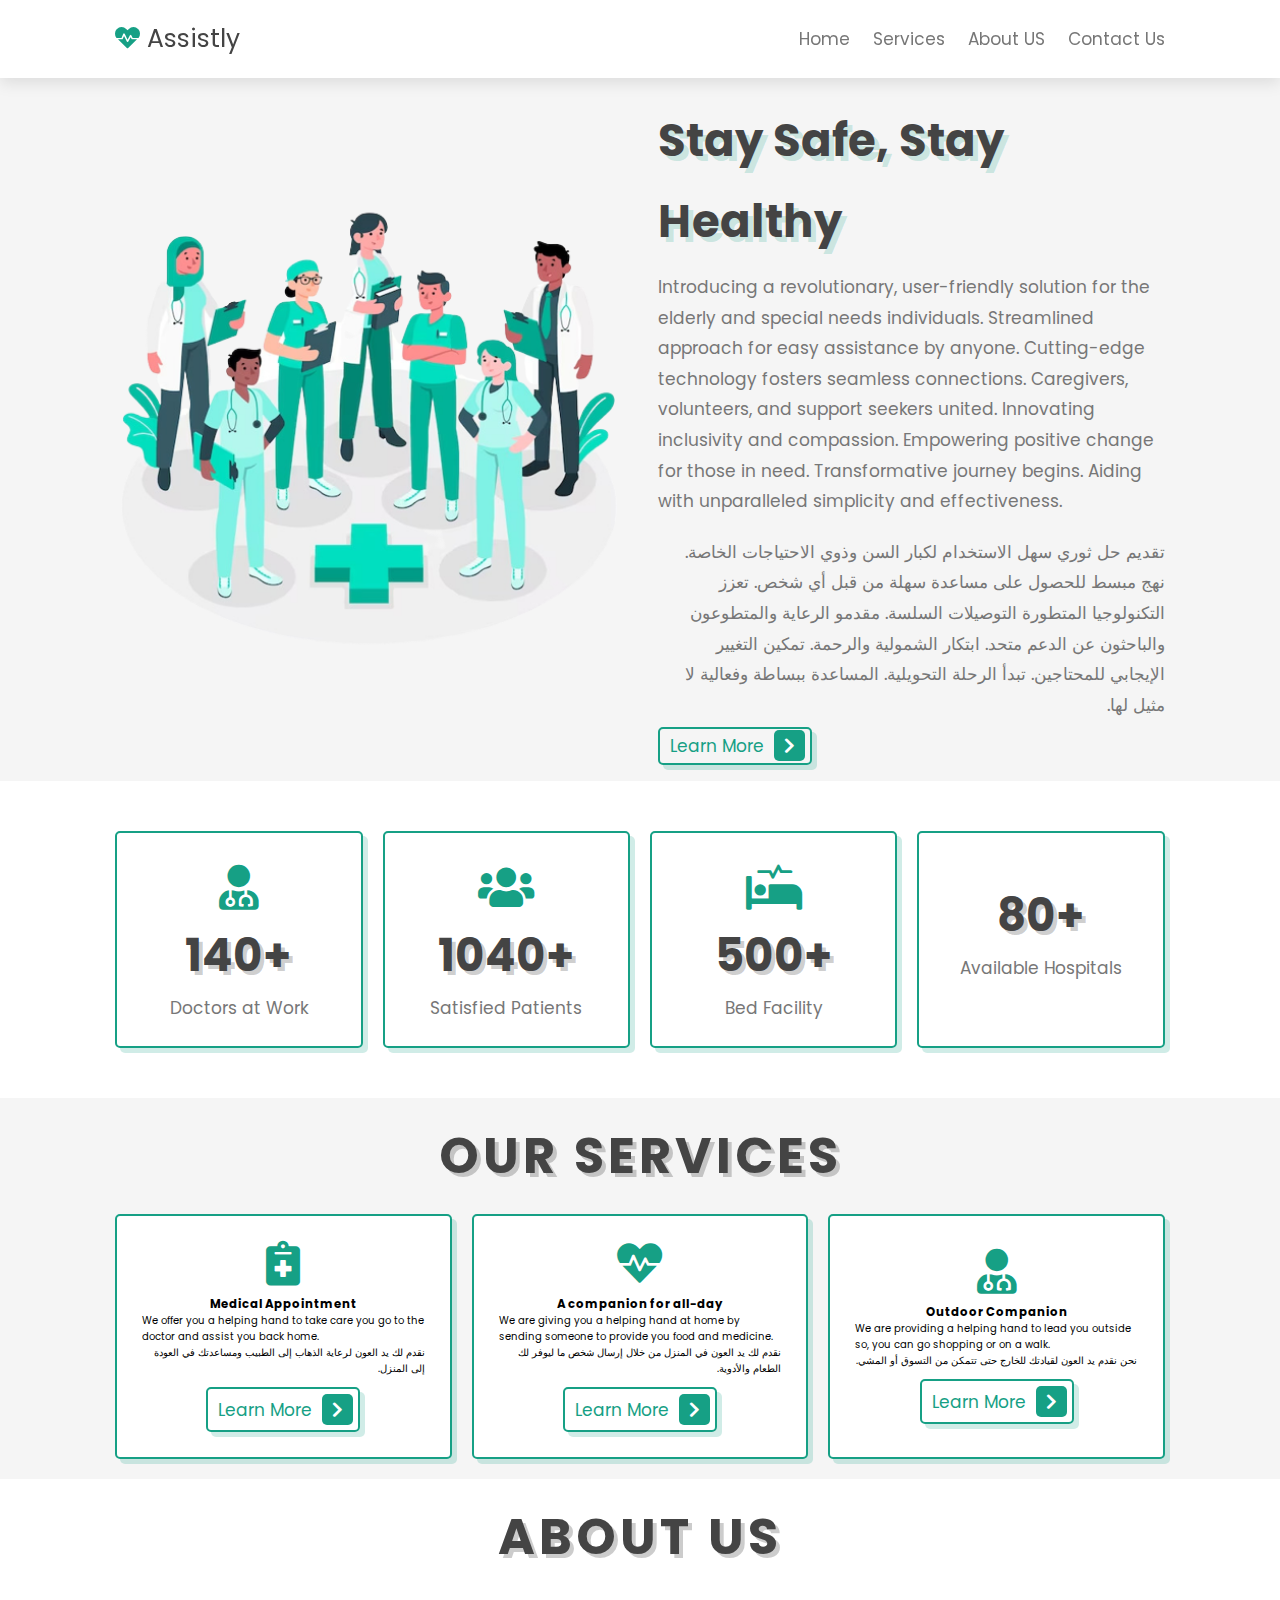
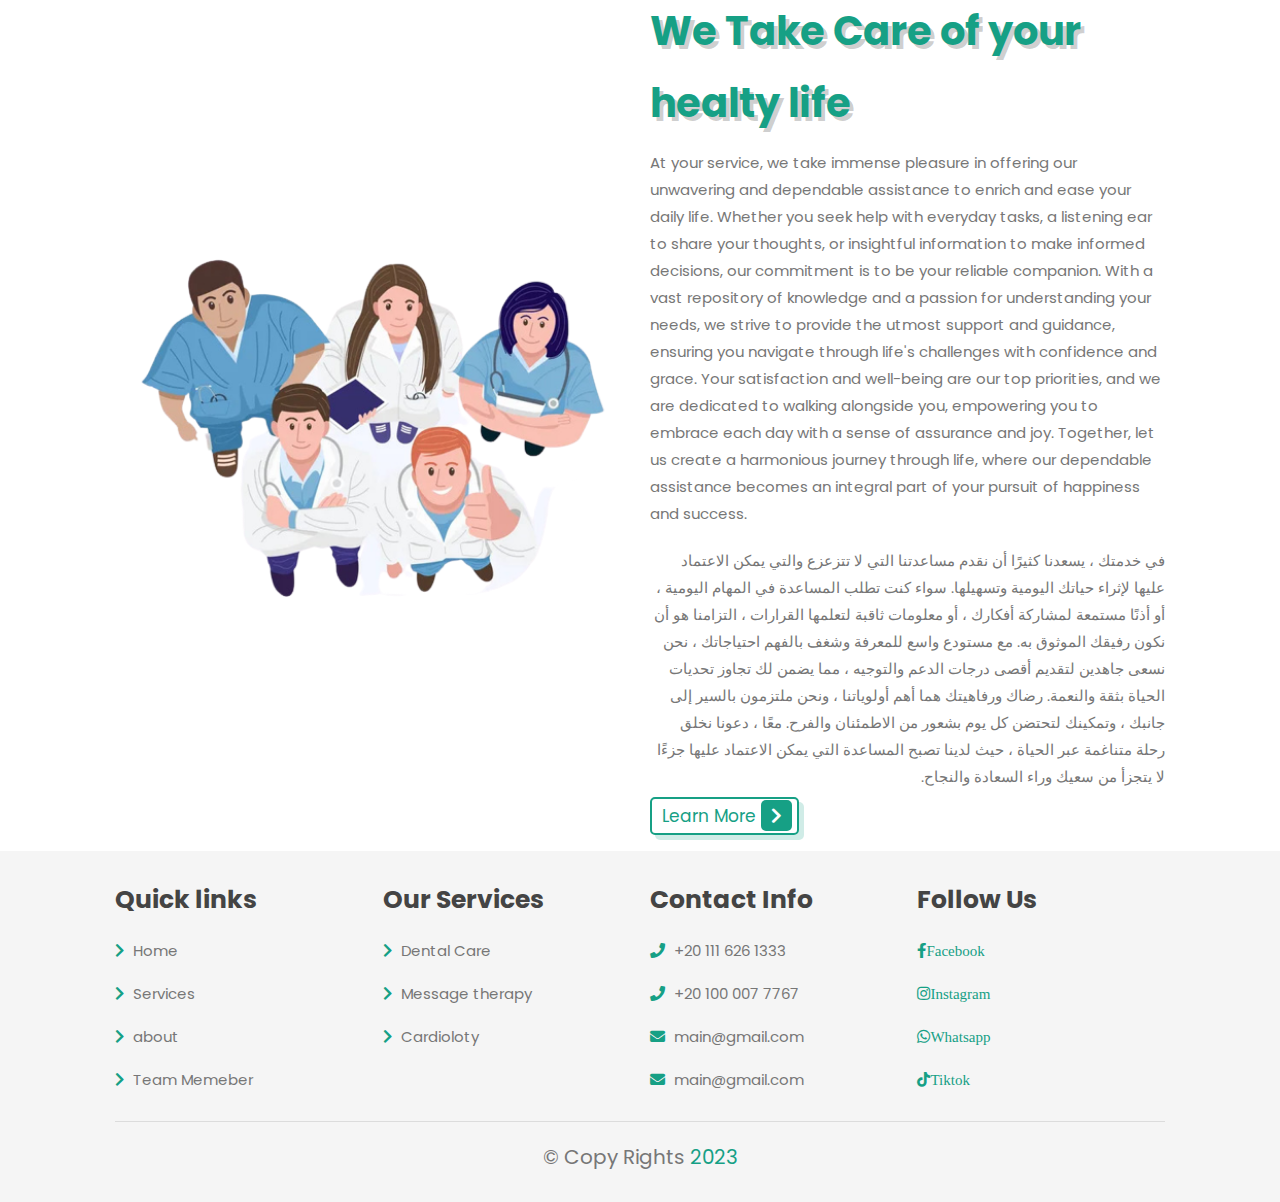
<file: index.html>
<!DOCTYPE html>
<html lang="en">
<head>
    <meta charset="UTF-8">
    <meta name="viewport" content="width=device-width, initial-scale=1.0">
    <title>Assistly</title>
    <!-- links -->
    <link rel="icon" href="images/logo.jpeg">
    <link rel="stylesheet" href="css/style.css">
    <link rel="stylesheet" href="https://cdnjs.cloudflare.com/ajax/libs/font-awesome/4.7.0/css/font-awesome.min.css">
    <link rel="stylesheet" href="https://cdnjs.cloudflare.com/ajax/libs/font-awesome/5.15.4/css/all.min.css" integrity="sha512-1ycn6IcaQQ40/MKBW2W4Rhis/DbILU74C1vSrLJxCq57o941Ym01SwNsOMqvEBFlcgUa6xLiPY/NS5R+E6ztJQ==" crossorigin="anonymous" referrerpolicy="no-referrer" />
    <script src="js/script.js" defer></script>
</head>
<body>
    <!-- header -->
    <header class="header">
        <a href="index.html" class="logo">
            <i class="fas fa-heartbeat"></i>
            Assistly
        </a>
        <nav class="navbar">
            <a href="index.html">Home</a>
            <a href="pages/services.html">Services</a>
            <a href="pages/about.html">About US</a>
<!--             <a href="pages/team.html">Team Members</a> -->
            <a href="pages/contact.html">Contact Us</a>
        </nav>
        <div id="menu-btn" class="fas fa-bars"></div>
    </header>
    <!-- home section -->
    <section class="home" id="home">
        <div class="image">
            <img src="images/home-img.png" alt="animation home image" draggable="false">
        </div>
        <div class="content">
            <h3>Stay Safe, Stay Healthy</h3>
            <p>
                Introducing a revolutionary, user-friendly solution for the elderly and special needs individuals. Streamlined approach 
                for easy assistance by anyone. Cutting-edge technology fosters seamless connections. Caregivers, volunteers, and support seekers 
                united. Innovating inclusivity and compassion. Empowering positive change for those in need. Transformative journey begins. 
                Aiding with unparalleled simplicity and effectiveness.
            </p>
            <p lang="ar" dir="rtl">
                تقديم حل ثوري سهل الاستخدام لكبار السن وذوي الاحتياجات الخاصة. نهج مبسط
                للحصول على مساعدة سهلة من قبل أي شخص. تعزز التكنولوجيا المتطورة التوصيلات السلسة. مقدمو الرعاية والمتطوعون والباحثون عن الدعم
                متحد. ابتكار الشمولية والرحمة. تمكين التغيير الإيجابي للمحتاجين. تبدأ الرحلة التحويلية.
                المساعدة ببساطة وفعالية لا مثيل لها.
            </p>
            <a href="#about" class="btn">
                Learn More
                <span class="fas fa-chevron-right"></span>
            </a>
        </div>
    </section>
    <!-- icons sections -->
    <section class="icons-container">
        <div class="icons">
            <i class="fas fa-user-md"></i>
            <h3>140+</h3>
            <p>Doctors at Work</p>
        </div>
        <div class="icons">
            <i class="fas fa-users"></i>
            <h3>1040+</h3>
            <p>Satisfied Patients</p>
        </div>
        <div class="icons">
            <i class="fas fa-procedures"></i>
            <h3>500+</h3>
            <p>Bed Facility</p>
        </div>
        <div class="icons">
            <i class="fas fa-hospitals"></i>
            <h3>80+</h3>
            <p>Available Hospitals</p>
        </div>
    </section>
    <!-- Services -->
    <section class="services" id="services">
        <h1 class="heading">Our <span>Services</span></h1>
        <div class="box-container">
            <div class="box">
                <i class="fas fa-notes-medical"></i>
                <h3>Medical Appointment</h3>
                <p>We offer you a helping hand to take care you go to the doctor and assist you back home.</p>
                <p lang="ar" dir="rtl">نقدم لك يد العون لرعاية الذهاب إلى الطبيب ومساعدتك في العودة إلى المنزل.</p>
                <a href="pages/services.html" class="btn">Learn More <span class="fas fa-chevron-right"></span></a>
            </div>
            <div class="box">
                <i class="fa fa-heartbeat"></i>
                <h3>A companion for all-day</h3>
                <p>We are giving you a helping hand at home by sending someone to provide you food and medicine.</p>
                <p lang="ar" dir="rtl">نقدم لك يد العون في المنزل من خلال إرسال شخص ما ليوفر لك الطعام والأدوية.</p>
                <a href="pages/services.html" class="btn">Learn More <span class="fas fa-chevron-right"></span></a>
            </div>
            <div class="box">
                <i class="fas fa-user-md"></i>
                <h3>Outdoor Companion</h3>
                <p>We are providing a helping hand to lead you outside so, you can go shopping or on a walk.</p>
                <p lang="ar" dir="rtl">نحن نقدم يد العون لقيادتك للخارج حتى تتمكن من التسوق أو المشي.</p>
                <a href="pages/services.html" class="btn">Learn More <span class="fas fa-chevron-right"></span></a>
            </div>
        </div>
    </section>
    <!-- about-us -->
    <section class="about" id="about">
        <h1 class="heading">About Us</h1>
        <div class="row">
            <div class="image">
                <img src="images/about.png" alt="about-us">
            </div>
            <div class="content">
                <h3>We Take Care of your healty life</h3>
                <p>
                    At your service, we take immense pleasure in offering our unwavering and dependable assistance to enrich and ease your daily life. 
                    Whether you seek help with everyday tasks, a listening ear to share your thoughts, or insightful information to make informed 
                    decisions, our commitment is to be your reliable companion. With a vast repository of knowledge and a passion for understanding 
                    your needs, we strive to provide the utmost support and guidance, ensuring you navigate through life's challenges with confidence 
                    and grace. Your satisfaction and well-being are our top priorities, and we are dedicated to walking alongside you, empowering you 
                    to embrace each day with a sense of assurance and joy. Together, let us create a harmonious journey through life, where our 
                    dependable assistance becomes an integral part of your pursuit of happiness and success.
                </p>
                <p lang="ar" dir="rtl">
                    في خدمتك ، يسعدنا كثيرًا أن نقدم مساعدتنا التي لا تتزعزع والتي يمكن الاعتماد عليها لإثراء حياتك اليومية وتسهيلها.
                    سواء كنت تطلب المساعدة في المهام اليومية ، أو أذنًا مستمعة لمشاركة أفكارك ، أو معلومات ثاقبة لتعلمها
                    القرارات ، التزامنا هو أن نكون رفيقك الموثوق به. مع مستودع واسع للمعرفة وشغف بالفهم
                    احتياجاتك ، نحن نسعى جاهدين لتقديم أقصى درجات الدعم والتوجيه ، مما يضمن لك تجاوز تحديات الحياة بثقة
                    والنعمة. رضاك ورفاهيتك هما أهم أولوياتنا ، ونحن ملتزمون بالسير إلى جانبك ، وتمكينك
                    لتحتضن كل يوم بشعور من الاطمئنان والفرح. معًا ، دعونا نخلق رحلة متناغمة عبر الحياة ، حيث لدينا
                    تصبح المساعدة التي يمكن الاعتماد عليها جزءًا لا يتجزأ من سعيك وراء السعادة والنجاح.
                </p>
                <a href="#" class="btn">Learn More<span class="fas fa-chevron-right"></span></a>
            </div>
        </div>
    </section>
    <section class="footer">
        <div class="box-container">
            <div class="box">
                <h3>Quick links</h3>
                <a href="index.html"><i class="fas fa-chevron-right"></i> Home </a>
                <a href="pages/services.html"><i class="fas fa-chevron-right"></i> Services </a>
                <a href="pages/about.html"><i class="fas fa-chevron-right"></i> about </a>
                <a href="pages/team.html"><i class="fas fa-chevron-right"></i> Team Memeber </a>
            </div>
            <div class="box">
                <h3>Our Services</h3>
                <a href="pages/services.html"><i class="fas fa-chevron-right"></i> Dental Care </a>
                <a href="pages/services.html"><i class="fas fa-chevron-right"></i> Message therapy </a>
                <a href="pages/services.html"><i class="fas fa-chevron-right"></i> Cardioloty </a>
            </div>
            <div class="box">
                <h3>Contact Info</h3>
                <a href="tel:+201116261333"><i class="fas fa-phone"></i> +20 111 626 1333 </a>
                <a href="tel:+201116261333"><i class="fas fa-phone"></i> +20 100 007 7767 </a>
                <a href="mailto:assistly2@gmail.com"><i class="fas fa-envelope"></i> main@gmail.com </a>
                <a href="mailto:muhammadmahmoudd22@gmail.com"><i class="fas fa-envelope"></i> main@gmail.com </a>
            </div>
            <div class="box">
                <h3>Follow Us</h3>
                <a href="https://www.facebook.com/profile.php?id=100093885867903&mibextid=ZbWKwL" target="_blank"><i class="fab fa-facebook-f">Facebook</i></a>
                <a href="https://instagram.com/assistly.eg?igshid=ZDc4ODBmNjlmNQ==" target="_blank"><i class="fab fa-instagram">Instagram</i></a>
                <a href="https://api.whatsapp.com/send?phone=100077767&text=Hello%20there!" target="_blank"><i class="fab fa-whatsapp">Whatsapp</i></a>
                <a href="https://www.tiktok.com/@assistly6?_t=8e2GT4RCPhe&_r=1" target="_blank"><i class="fab fa-tiktok">Tiktok</i></a>
            </div>
        </div>
        <div class="credit">© Copy Rights <span> 2023 </span></div>
    </section>
</body>
</html>
</file>
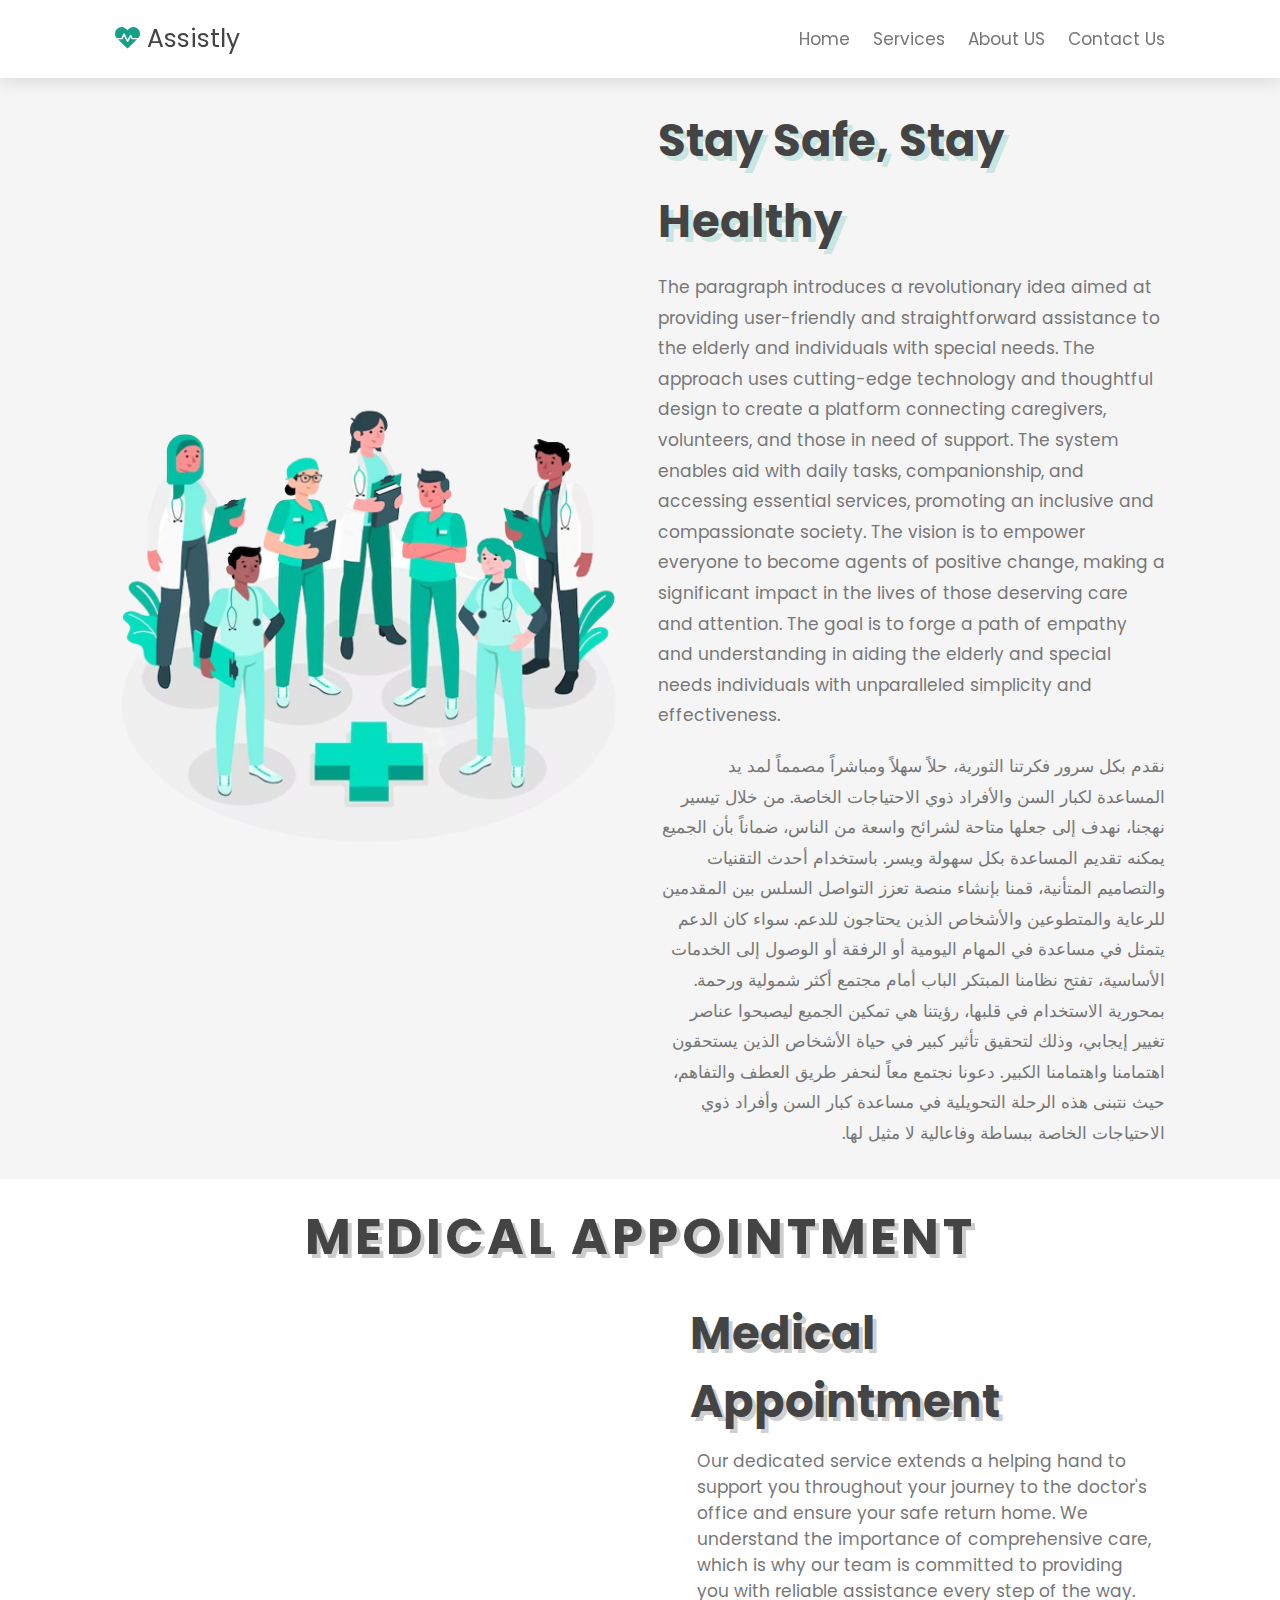
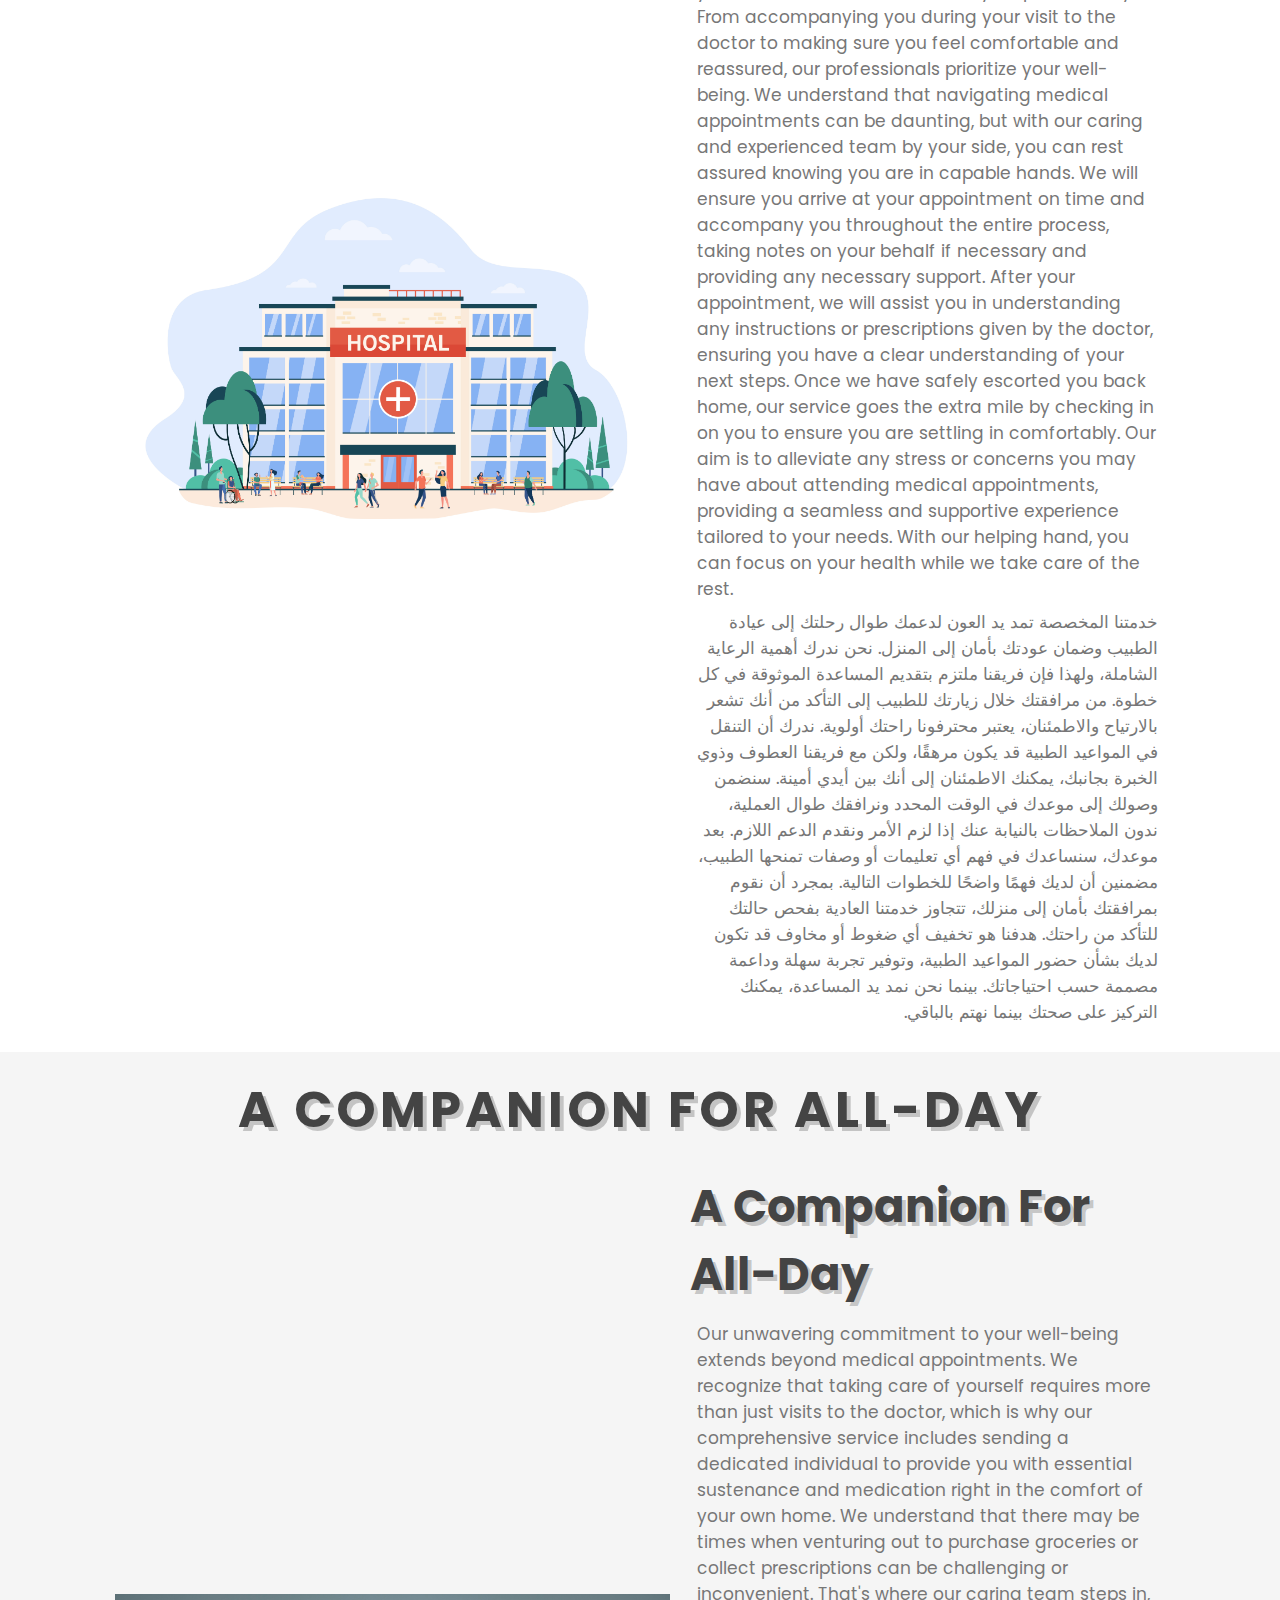
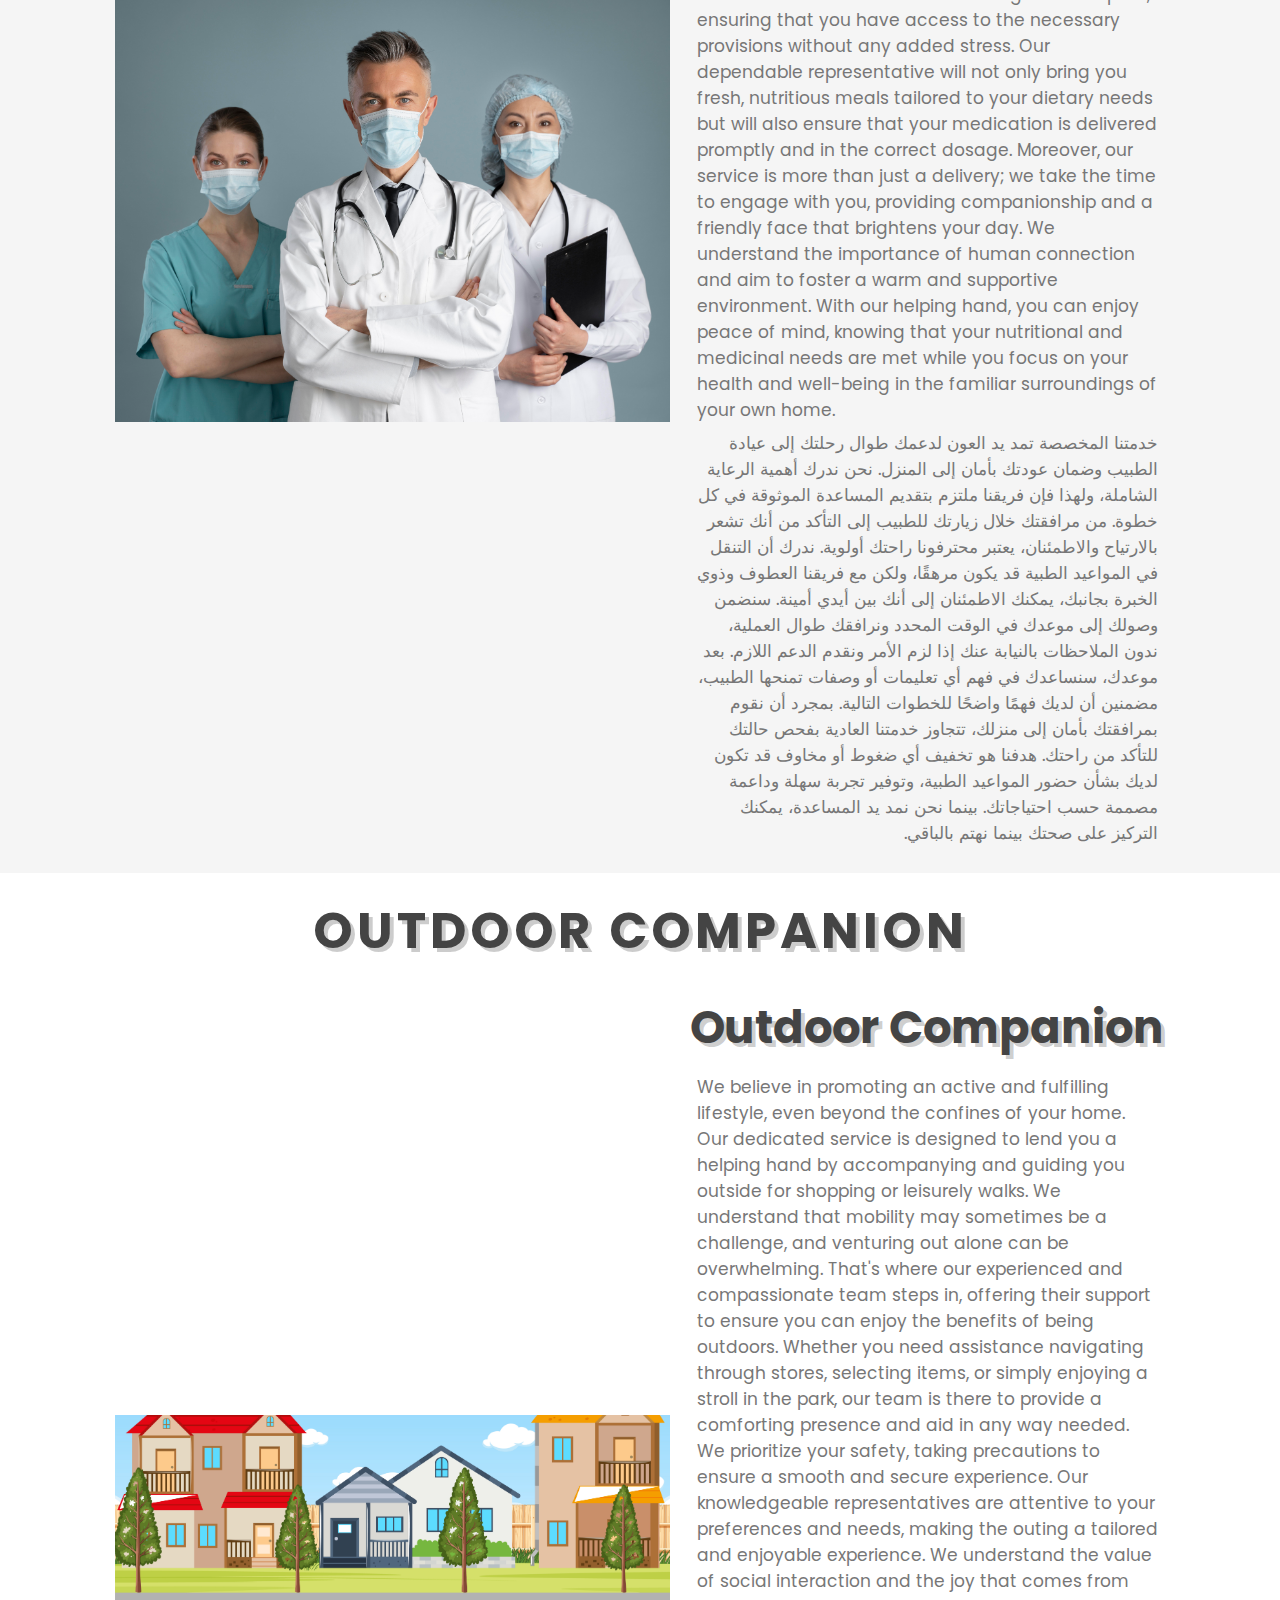
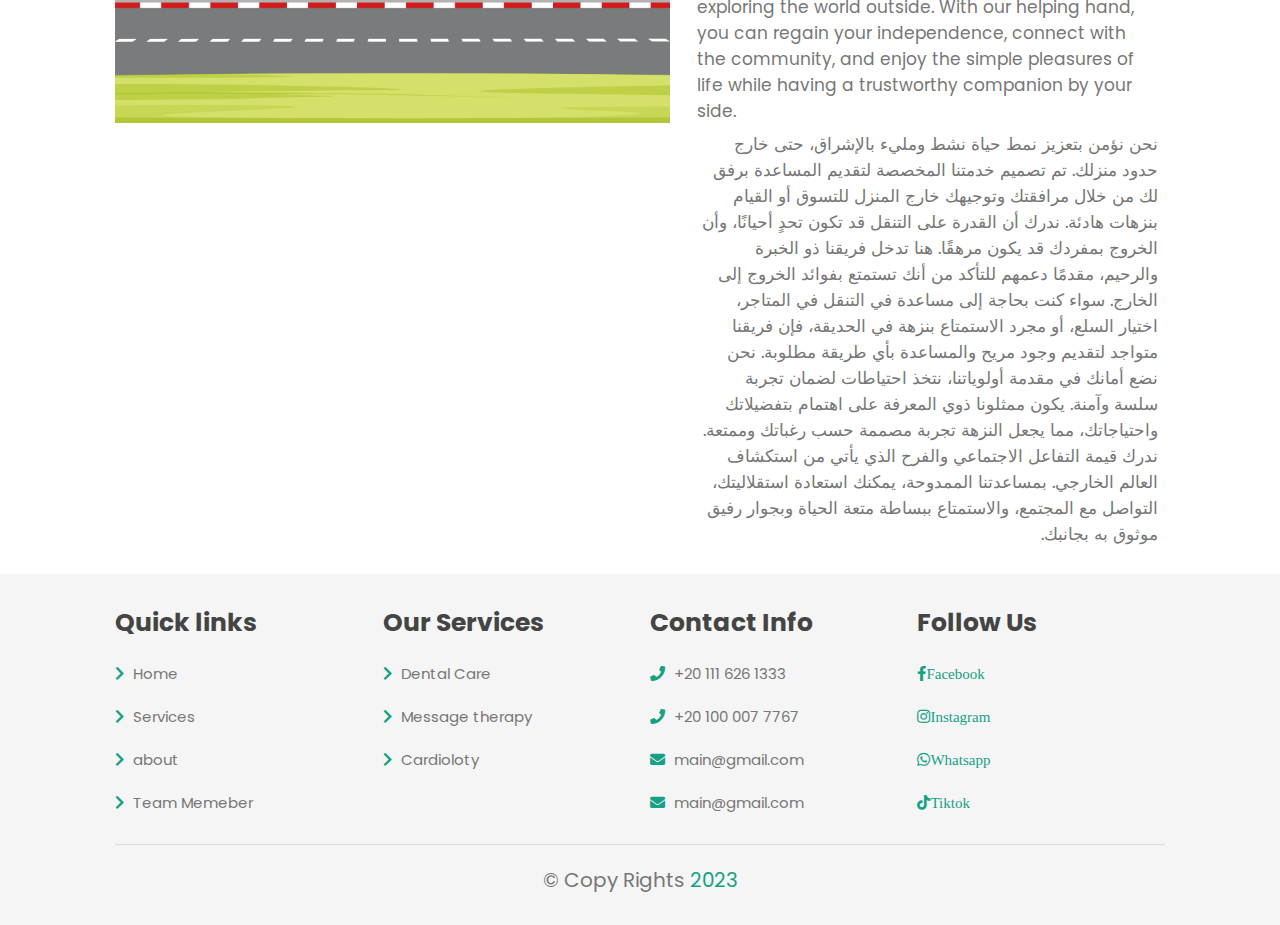
<file: pages/about.html>
<!DOCTYPE html>
<html lang="en">
<head>
    <meta charset="UTF-8">
    <meta name="viewport" content="width=device-width, initial-scale=1.0">
    <title>Assistly</title>
    <!-- links -->
    <link rel="icon" href="../images/logo.jpeg">
    <link rel="stylesheet" href="../css/style.css">
    <link rel="stylesheet" href="../css/service.css">
    <link rel="stylesheet" href="https://cdnjs.cloudflare.com/ajax/libs/font-awesome/5.15.4/css/all.min.css" integrity="sha512-1ycn6IcaQQ40/MKBW2W4Rhis/DbILU74C1vSrLJxCq57o941Ym01SwNsOMqvEBFlcgUa6xLiPY/NS5R+E6ztJQ==" crossorigin="anonymous" referrerpolicy="no-referrer" />
    <script src="../js/script.js" defer></script>
</head>
<body>
    <!-- header -->
    <header class="header">
        <a href="#medical" class="logo">
            <i class="fas fa-heartbeat"></i>
            Assistly
        </a>
        <nav class="navbar">
            <a href="index.html">Home</a>
            <a href="pages/services.html">Services</a>
            <a href="pages/about.html">About US</a>
<!--             <a href="pages/team.html">Team Members</a> -->
            <a href="pages/contact.html">Contact Us</a>
        </nav>
        <div id="menu-btn" class="fas fa-bars"></div>
    </header>
    <!-- about us -->
    <section class="home" id="home">
        <div class="image">
            <img src="../images/home-img.png" alt="animation home image" draggable="false">
        </div>
        <div class="content">
            <h3>Stay Safe, Stay Healthy</h3>
            <p>The paragraph introduces a revolutionary idea aimed at providing user-friendly and straightforward assistance to the elderly and individuals with special needs. The approach uses cutting-edge technology and thoughtful design to create a platform connecting caregivers, volunteers, and those in need of support. The system enables aid with daily tasks, companionship, and accessing essential services, promoting an inclusive and compassionate society. The vision is to empower everyone to become agents of positive change, making a significant impact in the lives of those deserving care and attention. The goal is to forge a path of empathy and understanding in aiding the elderly and special needs individuals with unparalleled simplicity and effectiveness.</p>
            <p lang="ar" dir="rtl">نقدم بكل سرور فكرتنا الثورية، حلاً سهلاً ومباشراً مصمماً لمد يد المساعدة لكبار السن والأفراد ذوي الاحتياجات الخاصة. من خلال تيسير نهجنا، نهدف إلى جعلها متاحة لشرائح واسعة من الناس، ضماناً بأن الجميع يمكنه تقديم المساعدة بكل سهولة ويسر. باستخدام أحدث التقنيات والتصاميم المتأنية، قمنا بإنشاء منصة تعزز التواصل السلس بين المقدمين للرعاية والمتطوعين والأشخاص الذين يحتاجون للدعم. سواء كان الدعم يتمثل في مساعدة في المهام اليومية أو الرفقة أو الوصول إلى الخدمات الأساسية، تفتح نظامنا المبتكر الباب أمام مجتمع أكثر شمولية ورحمة. بمحورية الاستخدام في قلبها، رؤيتنا هي تمكين الجميع ليصبحوا عناصر تغيير إيجابي، وذلك لتحقيق تأثير كبير في حياة الأشخاص الذين يستحقون اهتمامنا واهتمامنا الكبير. دعونا نجتمع معاً لنحفر طريق العطف والتفاهم، حيث نتبنى هذه الرحلة التحويلية في مساعدة كبار السن وأفراد ذوي الاحتياجات الخاصة ببساطة وفاعالية لا مثيل لها.</p>
        </div>
    </section>
    <!-- medical section -->
    <section class="medical" id="medical">
        <h1 class="heading">Medical <span>Appointment</span></h1>
        <div class="box">
            <div class="image">
                <img src="../images/medical.jpg" alt="mecical section" draggable="false">
            </div>
            <div class="text">
                <h2>Medical Appointment</h2>
                <p>
                    Our dedicated service extends a helping hand to support you throughout your journey to
                    the doctor's office and ensure your safe return home. We understand the importance of
                    comprehensive care, which is why our team is committed to providing you with reliable
                    assistance every step of the way. From accompanying you during your visit to the doctor
                    to making sure you feel comfortable and reassured, our professionals prioritize your
                    well-being. We understand that navigating medical appointments can be daunting, but with 
                    our caring and experienced team by your side, you can rest assured knowing you are in 
                    capable hands. We will ensure you arrive at your appointment on time and accompany you 
                    throughout the entire process, taking notes on your behalf if necessary and providing 
                    any necessary support. After your appointment, we will assist you in understanding any 
                    instructions or prescriptions given by the doctor, ensuring you have a clear understanding 
                    of your next steps. Once we have safely escorted you back home, our service goes the extra 
                    mile by checking in on you to ensure you are settling in comfortably. Our aim is to alleviate 
                    any stress or concerns you may have about attending medical appointments, providing a seamless 
                    and supportive experience tailored to your needs. With our helping hand, you can focus on your 
                    health while we take care of the rest.
                </p>
                <p lang="ar" dir="rtl">
                    خدمتنا المخصصة تمد يد العون لدعمك طوال رحلتك إلى عيادة الطبيب وضمان عودتك بأمان إلى المنزل. نحن ندرك أهمية الرعاية الشاملة، ولهذا فإن فريقنا ملتزم بتقديم المساعدة الموثوقة في كل خطوة. من مرافقتك خلال زيارتك للطبيب إلى التأكد من أنك تشعر بالارتياح والاطمئنان، يعتبر محترفونا راحتك أولوية. ندرك أن التنقل في المواعيد الطبية قد يكون مرهقًا، ولكن مع فريقنا العطوف وذوي الخبرة بجانبك، يمكنك الاطمئنان إلى أنك بين أيدي أمينة. سنضمن وصولك إلى موعدك في الوقت المحدد ونرافقك طوال العملية، ندون الملاحظات بالنيابة عنك إذا لزم الأمر ونقدم الدعم اللازم. بعد موعدك، سنساعدك في فهم أي تعليمات أو وصفات تمنحها الطبيب، مضمنين أن لديك فهمًا واضحًا للخطوات التالية. بمجرد أن نقوم بمرافقتك بأمان إلى منزلك، تتجاوز خدمتنا العادية بفحص حالتك للتأكد من راحتك. هدفنا هو تخفيف أي ضغوط أو مخاوف قد تكون لديك بشأن حضور المواعيد الطبية، وتوفير تجربة سهلة وداعمة مصممة حسب احتياجاتك. بينما نحن نمد يد المساعدة، يمكنك التركيز على صحتك بينما نهتم بالباقي.
                </p>
            </div>
        </div>
    </section>
    <!-- companion section -->
    <section class="Companion" id="Companion">
        <h1 class="heading">A Companion <span>For All-Day</span></h1>
        <div class="box">
            <div class="image">
                <img src="../images/compain.jpg" alt="campain" draggable="false">
            </div>
            <div class="text">
                <h2>A Companion For All-Day</h2>
                <p>
                    Our unwavering commitment to your well-being extends beyond medical appointments.
                    We recognize that taking care of yourself requires more than just visits to the doctor, 
                    which is why our comprehensive service includes sending a dedicated individual to provide 
                    you with essential sustenance and medication right in the comfort of your own home. 
                    We understand that there may be times when venturing out to purchase groceries or collect 
                    prescriptions can be challenging or inconvenient. That's where our caring team steps in, 
                    ensuring that you have access to the necessary provisions without any added stress. Our 
                    dependable representative will not only bring you fresh, nutritious meals tailored to your 
                    dietary needs but will also ensure that your medication is delivered promptly and in the 
                    correct dosage. Moreover, our service is more than just a delivery; we take the time to 
                    engage with you, providing companionship and a friendly face that brightens your day. We 
                    understand the importance of human connection and aim to foster a warm and supportive 
                    environment. With our helping hand, you can enjoy peace of mind, knowing that your 
                    nutritional and medicinal needs are met while you focus on your health and well-being 
                    in the familiar surroundings of your own home.
                </p>
                <p lang="ar" dir="rtl">
                    خدمتنا المخصصة تمد يد العون لدعمك طوال رحلتك إلى عيادة الطبيب وضمان عودتك بأمان إلى المنزل. نحن ندرك أهمية الرعاية الشاملة، ولهذا فإن فريقنا ملتزم بتقديم المساعدة الموثوقة في كل خطوة. من مرافقتك خلال زيارتك للطبيب إلى التأكد من أنك تشعر بالارتياح والاطمئنان، يعتبر محترفونا راحتك أولوية. ندرك أن التنقل في المواعيد الطبية قد يكون مرهقًا، ولكن مع فريقنا العطوف وذوي الخبرة بجانبك، يمكنك الاطمئنان إلى أنك بين أيدي أمينة. سنضمن وصولك إلى موعدك في الوقت المحدد ونرافقك طوال العملية، ندون الملاحظات بالنيابة عنك إذا لزم الأمر ونقدم الدعم اللازم. بعد موعدك، سنساعدك في فهم أي تعليمات أو وصفات تمنحها الطبيب، مضمنين أن لديك فهمًا واضحًا للخطوات التالية. بمجرد أن نقوم بمرافقتك بأمان إلى منزلك، تتجاوز خدمتنا العادية بفحص حالتك للتأكد من راحتك. هدفنا هو تخفيف أي ضغوط أو مخاوف قد تكون لديك بشأن حضور المواعيد الطبية، وتوفير تجربة سهلة وداعمة مصممة حسب احتياجاتك. بينما نحن نمد يد المساعدة، يمكنك التركيز على صحتك بينما نهتم بالباقي.
                </p>
            </div>
        </div>
    </section>
    <!-- Outdoor section -->
    <section class="outdoor" id="outdoor">
        <h1 class="heading">Outdoor <span>Companion</span></h1>
        <div class="box">
            <div class="image">
                <img src="../images/outdoor.jpg" alt="outdoor" draggable="false">
            </div>
            <div class="text">
                <h2>Outdoor Companion</h2>
                <p>
                    We believe in promoting an active and fulfilling lifestyle, even beyond the confines 
                    of your home. Our dedicated service is designed to lend you a helping hand by accompanying 
                    and guiding you outside for shopping or leisurely walks. We understand that mobility may 
                    sometimes be a challenge, and venturing out alone can be overwhelming. That's where our 
                    experienced and compassionate team steps in, offering their support to ensure you can enjoy 
                    the benefits of being outdoors. Whether you need assistance navigating through stores, selecting 
                    items, or simply enjoying a stroll in the park, our team is there to provide a comforting 
                    presence and aid in any way needed. We prioritize your safety, taking precautions to ensure a 
                    smooth and secure experience. Our knowledgeable representatives are attentive to your preferences 
                    and needs, making the outing a tailored and enjoyable experience. We understand the value of 
                    social interaction and the joy that comes from exploring the world outside. With our helping hand, 
                    you can regain your independence, connect with the community, and enjoy the simple pleasures of 
                    life while having a trustworthy companion by your side.
                </p>
                <p lang="ar" dir="rtl">
                    نحن نؤمن بتعزيز نمط حياة نشط ومليء بالإشراق، حتى خارج حدود منزلك. تم تصميم خدمتنا المخصصة لتقديم المساعدة برفق لك من خلال مرافقتك وتوجيهك خارج المنزل للتسوق أو القيام بنزهات هادئة. ندرك أن القدرة على التنقل قد تكون تحدٍ أحيانًا، وأن الخروج بمفردك قد يكون مرهقًا. هنا تدخل فريقنا ذو الخبرة والرحيم، مقدمًا دعمهم للتأكد من أنك تستمتع بفوائد الخروج إلى الخارج. سواء كنت بحاجة إلى مساعدة في التنقل في المتاجر، اختيار السلع، أو مجرد الاستمتاع بنزهة في الحديقة، فإن فريقنا متواجد لتقديم وجود مريح والمساعدة بأي طريقة مطلوبة. نحن نضع أمانك في مقدمة أولوياتنا، نتخذ احتياطات لضمان تجربة سلسة وآمنة. يكون ممثلونا ذوي المعرفة على اهتمام بتفضيلاتك واحتياجاتك، مما يجعل النزهة تجربة مصممة حسب رغباتك وممتعة. ندرك قيمة التفاعل الاجتماعي والفرح الذي يأتي من استكشاف العالم الخارجي. بمساعدتنا الممدوحة، يمكنك استعادة استقلاليتك، التواصل مع المجتمع، والاستمتاع ببساطة متعة الحياة وبجوار رفيق موثوق به بجانبك.
                </p>
            </div>
        </div>
    </section>
    <!-- footer -->
    <section class="footer">
        <div class="box-container">
            <div class="box">
                <h3>Quick links</h3>
                <a href="index.html"><i class="fas fa-chevron-right"></i> Home </a>
                <a href="pages/services.html"><i class="fas fa-chevron-right"></i> Services </a>
                <a href="pages/about.html"><i class="fas fa-chevron-right"></i> about </a>
                <a href="pages/team.html"><i class="fas fa-chevron-right"></i> Team Memeber </a>
            </div>
            <div class="box">
                <h3>Our Services</h3>
                <a href="pages/services.html"><i class="fas fa-chevron-right"></i> Dental Care </a>
                <a href="pages/services.html"><i class="fas fa-chevron-right"></i> Message therapy </a>
                <a href="pages/services.html"><i class="fas fa-chevron-right"></i> Cardioloty </a>
            </div>
            <div class="box">
                <h3>Contact Info</h3>
                <a href="tel:+201116261333"><i class="fas fa-phone"></i> +20 111 626 1333 </a>
                <a href="tel:+201116261333"><i class="fas fa-phone"></i> +20 100 007 7767 </a>
                <a href="mailto:assistly2@gmail.com"><i class="fas fa-envelope"></i> main@gmail.com </a>
                <a href="mailto:muhammadmahmoudd22@gmail.com"><i class="fas fa-envelope"></i> main@gmail.com </a>
            </div>
            <div class="box">
                <h3>Follow Us</h3>
                <a href="https://www.facebook.com/profile.php?id=100093885867903&mibextid=ZbWKwL" target="_blank"><i class="fab fa-facebook-f">Facebook</i></a>
                <a href="https://instagram.com/assistly.eg?igshid=ZDc4ODBmNjlmNQ==" target="_blank"><i class="fab fa-instagram">Instagram</i></a>
                <a href="https://api.whatsapp.com/send?phone=100077767&text=Hello%20there!" target="_blank"><i class="fab fa-whatsapp">Whatsapp</i></a>
                <a href="https://www.tiktok.com/@assistly6?_t=8e2GT4RCPhe&_r=1" target="_blank"><i class="fab fa-tiktok">Tiktok</i></a>
            </div>
        </div>
        <div class="credit">© Copy Rights <span> 2023 </span></div>
    </section>
</body>
</html>
</file>
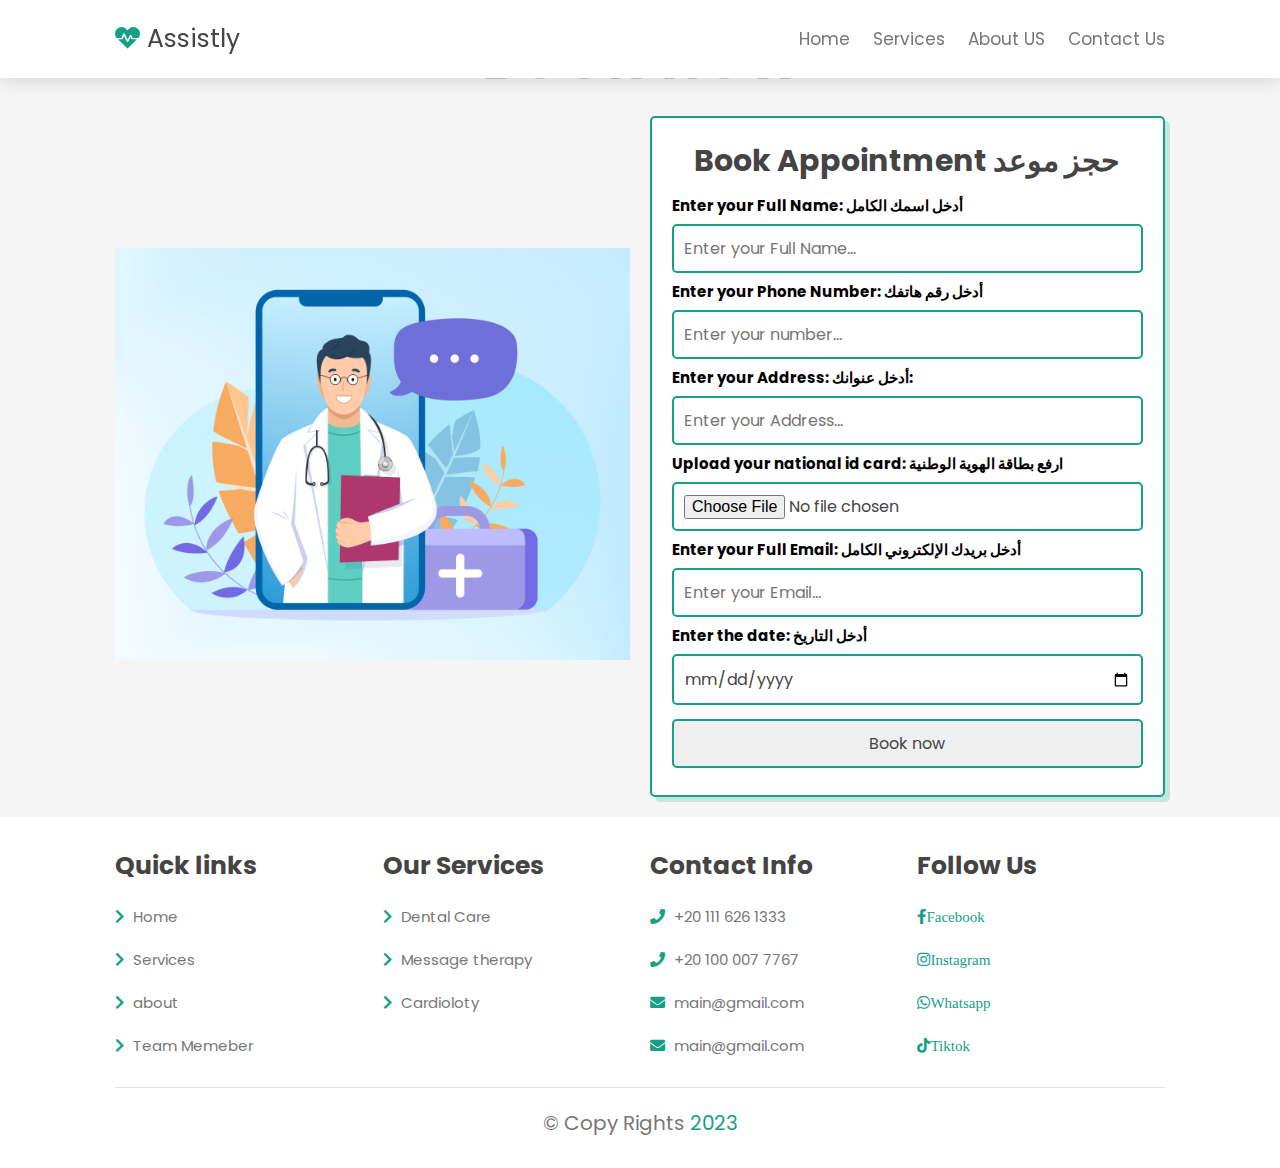
<file: pages/book.html>
<!DOCTYPE html>
<html lang="en">
<head>
    <meta charset="UTF-8">
    <meta name="viewport" content="width=device-width, initial-scale=1.0">
    <title>Assistly</title>
    <!-- links -->
    <link rel="icon" href="../images/logo.jpeg">
    <link rel="stylesheet" href="../css/style.css">
    <link rel="stylesheet" href="../css/book.css">
    <link rel="stylesheet" href="https://cdnjs.cloudflare.com/ajax/libs/font-awesome/5.15.4/css/all.min.css" integrity="sha512-1ycn6IcaQQ40/MKBW2W4Rhis/DbILU74C1vSrLJxCq57o941Ym01SwNsOMqvEBFlcgUa6xLiPY/NS5R+E6ztJQ==" crossorigin="anonymous" referrerpolicy="no-referrer" />
    <script src="../js/script.js" defer></script>
</head>
<body>
    <!-- header -->
    <header class="header">
        <a href="#medical" class="logo">
            <i class="fas fa-heartbeat"></i>
            Assistly
        </a>
        <nav class="navbar">
            <a href="index.html">Home</a>
            <a href="pages/services.html">Services</a>
            <a href="pages/about.html">About US</a>
<!--             <a href="pages/team.html">Team Members</a> -->
            <a href="pages/contact.html">Contact Us</a>
        </nav>
        <div id="menu-btn" class="fas fa-bars"></div>
    </header>
    <!-- book section -->
    <section class="book" id="book">
        <h1 class="heading"> <span>Book</span> Now</h1>
        <div class="row">
            <div class="image">
                <img src="../images/book.jpg" alt="book">
            </div>
            <form action="file.php" method="post">
                <h3>Book Appointment <span dir="rtl">حجز موعد</span></h3>
                <h4>Enter your Full Name: <span dir="rtl">أدخل اسمك الكامل</span></h4>
                <input type="text" placeholder="Enter your Full Name..." name="full_name" id="full_name" class="box">
                <h4>Enter your Phone Number: <span dir="rtl">أدخل رقم هاتفك</span></h4>
                <input type="number" placeholder="Enter your number..." name="phone_number" id="phone_number" class="box">
                <h4>Enter your Address: <span dir="rtl">:أدخل عنوانك</span></h4>
                <input type="text" placeholder="Enter your Address..." name="address" id="address" class="box">
                <h4>Upload your national id card: <span dir="rtl">ارفع بطاقة الهوية الوطنية</span></h4>
                <input type="file" name="" id="" class="box">
                <h4>Enter your Full Email: <span dir="rtl">أدخل بريدك الإلكتروني الكامل</span></h4>
                <input type="Email" placeholder="Enter your Email..." name="email" id="email" class="box">
                <h4>Enter the date: <span dir="rtl">أدخل التاريخ</span></h4>
                <input type="date" name="date" id="date" class="box">
                <input type="submit" value="Book now" name="" id="" class="box">
            </form>            
        </div>
    </section>
    <!-- footer -->
    <section class="footer">
        <div class="box-container">
            <div class="box">
                <h3>Quick links</h3>
                <a href="index.html"><i class="fas fa-chevron-right"></i> Home </a>
                <a href="services.html"><i class="fas fa-chevron-right"></i> Services </a>
                <a href="about.html"><i class="fas fa-chevron-right"></i> about </a>
                <a href="team.html"><i class="fas fa-chevron-right"></i> Team Memeber </a>
            </div>
            <div class="box">
                <h3>Our Services</h3>
                <a href="services.html"><i class="fas fa-chevron-right"></i> Dental Care </a>
                <a href="services.html"><i class="fas fa-chevron-right"></i> Message therapy </a>
                <a href="services.html"><i class="fas fa-chevron-right"></i> Cardioloty </a>
            </div>
            <div class="box">
                <h3>Contact Info</h3>
                <a href="tel:+201116261333"><i class="fas fa-phone"></i> +20 111 626 1333 </a>
                <a href="tel:+201116261333"><i class="fas fa-phone"></i> +20 100 007 7767 </a>
                <a href="mailto:assistly2@gmail.com"><i class="fas fa-envelope"></i> main@gmail.com </a>
                <a href="mailto:muhammadmahmoudd22@gmail.com"><i class="fas fa-envelope"></i> main@gmail.com </a>
            </div>
            <div class="box">
                <h3>Follow Us</h3>
                <a href="https://www.facebook.com/profile.php?id=100093885867903&mibextid=ZbWKwL" target="_blank"><i class="fab fa-facebook-f">Facebook</i></a>
                <a href="https://instagram.com/assistly.eg?igshid=ZDc4ODBmNjlmNQ==" target="_blank"><i class="fab fa-instagram">Instagram</i></a>
                <a href="https://api.whatsapp.com/send?phone=100077767&text=Hello%20there!" target="_blank"><i class="fab fa-whatsapp">Whatsapp</i></a>
                <a href="https://www.tiktok.com/@assistly6?_t=8e2GT4RCPhe&_r=1" target="_blank"><i class="fab fa-tiktok">Tiktok</i></a>
            </div>
        </div>
        <div class="credit">© Copy Rights <span> 2023 </span></div>
    </section>
</body>
</html>
</file>
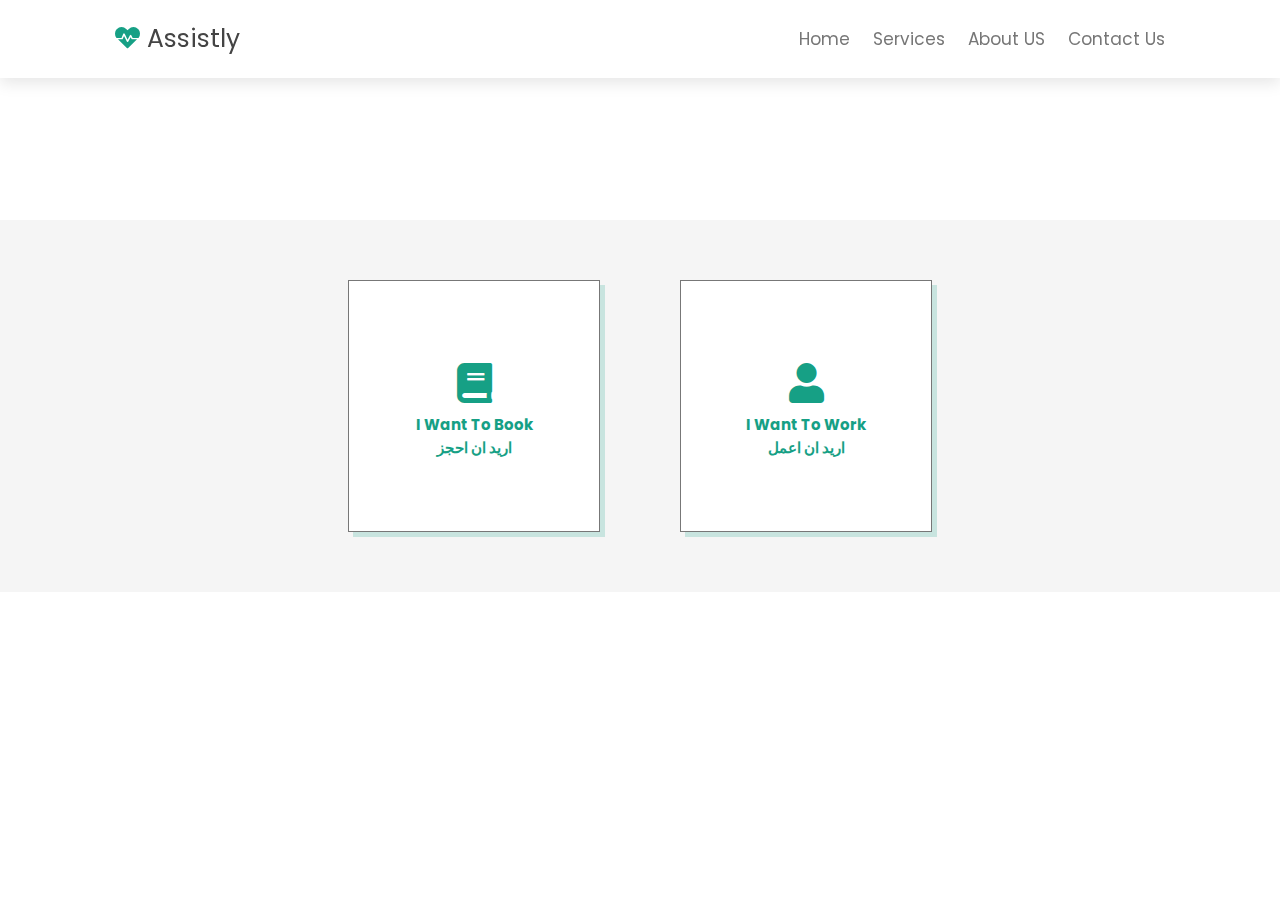
<file: pages/choice.html>
<!DOCTYPE html>
<html lang="en">
<head>
    <meta charset="UTF-8">
    <meta name="viewport" content="width=device-width, initial-scale=1.0">
    <title>Assistly</title>
    <!-- links -->
    <link rel="icon" href="../images/logo.jpeg">
    <link rel="stylesheet" href="../css/style.css">
    <link rel="stylesheet" href="../css/choice.css">
    <link rel="stylesheet" href="https://cdnjs.cloudflare.com/ajax/libs/font-awesome/5.15.4/css/all.min.css" integrity="sha512-1ycn6IcaQQ40/MKBW2W4Rhis/DbILU74C1vSrLJxCq57o941Ym01SwNsOMqvEBFlcgUa6xLiPY/NS5R+E6ztJQ==" crossorigin="anonymous" referrerpolicy="no-referrer" />
    <script src="../js/script.js" defer></script>
</head>
<body>
    <!-- header -->
    <header class="header">
        <a href="#medical" class="logo">
            <i class="fas fa-heartbeat"></i>
            Assistly
        </a>
        <nav class="navbar">
            <a href="index.html">Home</a>
            <a href="pages/services.html">Services</a>
            <a href="pages/about.html">About US</a>
<!--             <a href="pages/team.html">Team Members</a> -->
            <a href="pages/contact.html">Contact Us</a>
        </nav>
        <div id="menu-btn" class="fas fa-bars"></div>
    </header>
    <!-- choice section -->
    <section class="choice">
        <div class="box">
            <a href="book.html">
                <i class="fa fa-book"></i>
                <h2>I Want To Book</h2>
                <h2>اريد ان احجز</h2>
            </a>
        </div>
        <div class="box">
            <a href="book.html">
                <i class="fa fa-user"></i>
                <h2>I Want To Work</h2>
                <h2>اريد ان اعمل</h2>
            </a>
        </div>
    </section>
</body>
</html>
</file>
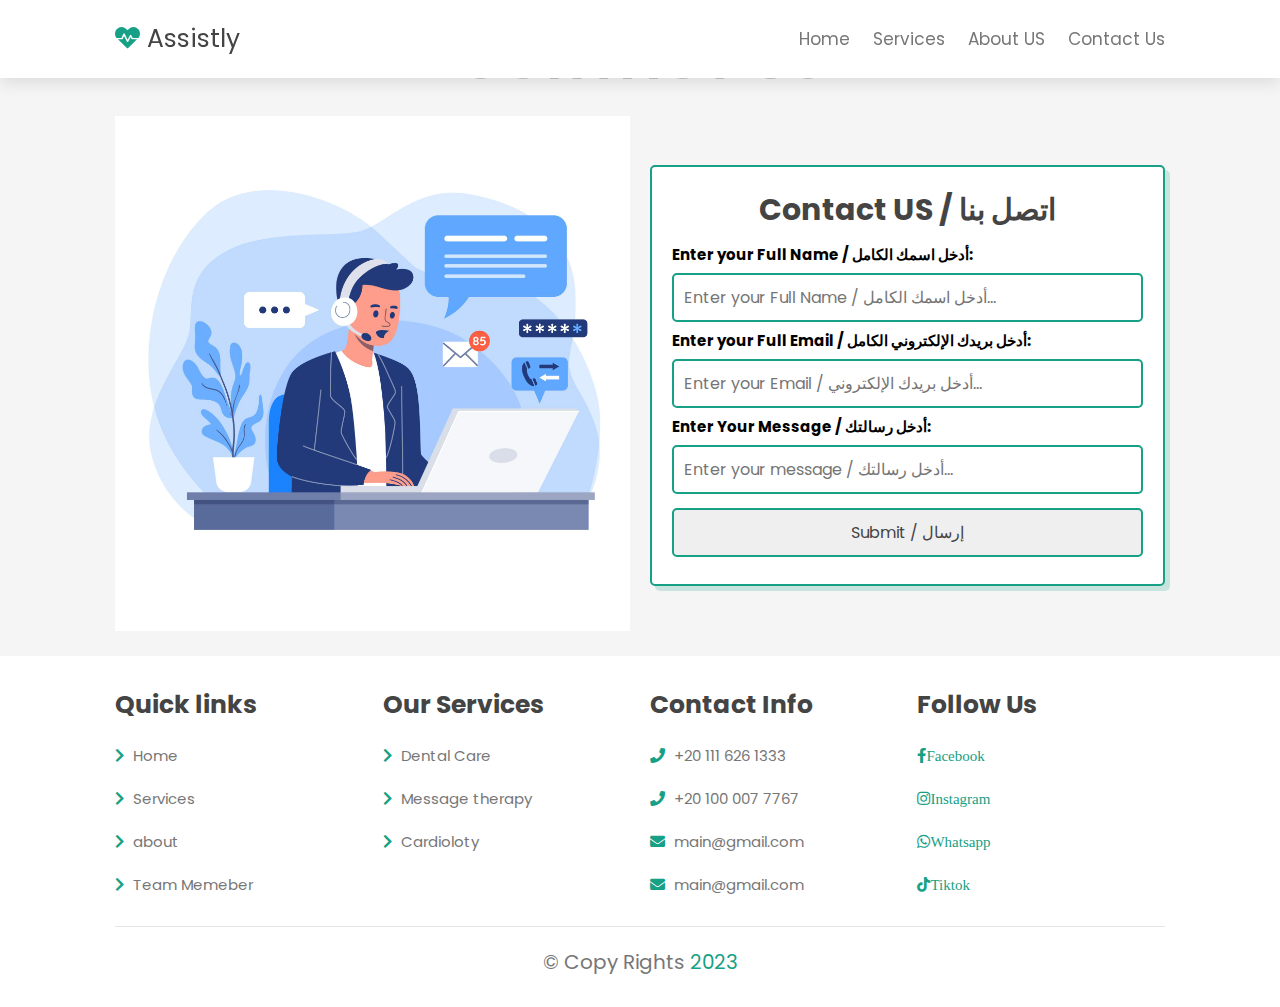
<file: pages/contact.html>
<!DOCTYPE html>
<html lang="en">
<head>
    <meta charset="UTF-8">
    <meta name="viewport" content="width=device-width, initial-scale=1.0">
    <title>Assistly</title>
    <!-- links -->
    <link rel="icon" href="../images/logo.jpeg">
    <link rel="stylesheet" href="../css/style.css">
    <link rel="stylesheet" href="../css/book.css">
    <link rel="stylesheet" href="https://cdnjs.cloudflare.com/ajax/libs/font-awesome/5.15.4/css/all.min.css" integrity="sha512-1ycn6IcaQQ40/MKBW2W4Rhis/DbILU74C1vSrLJxCq57o941Ym01SwNsOMqvEBFlcgUa6xLiPY/NS5R+E6ztJQ==" crossorigin="anonymous" referrerpolicy="no-referrer" />
    <script src="../js/script.js" defer></script>
</head>
<body>
    <!-- header -->
    <header class="header">
        <a href="#medical" class="logo">
            <i class="fas fa-heartbeat"></i>
            Assistly
        </a>
        <nav class="navbar">
            <a href="index.html">Home</a>
            <a href="pages/services.html">Services</a>
            <a href="pages/about.html">About US</a>
<!--             <a href="pages/team.html">Team Members</a> -->
            <a href="pages/contact.html">Contact Us</a>
        </nav>
        <div id="menu-btn" class="fas fa-bars"></div>
    </header>
    <!-- book section -->
    <section class="book" id="book">
        <h1 class="heading"> <span>Contact</span> Us</h1>
        <div class="row">
            <div class="image">
                <img src="../images/contact.jpg" alt="contact">
            </div>
            <form action="">
                <h3>
                    Contact US / اتصل بنا
                </h3>
                <h4>Enter your Full Name / أدخل اسمك الكامل:</h4>
                <input type="text" placeholder="Enter your Full Name / أدخل اسمك الكامل..." name="" id="" class="box">
                <h4>Enter your Full Email / أدخل بريدك الإلكتروني الكامل:</h4>
                <input type="Email" placeholder="Enter your Email / أدخل بريدك الإلكتروني..." name="" id="" class="box">
                <h4>Enter Your Message / أدخل رسالتك:</h4>
                <input type="text" placeholder="Enter your message / أدخل رسالتك..." name="" id="" class="box">
                <input type="submit" value="Submit / إرسال" name="" id="" class="box">
            </form>            
        </div>
    </section>
    <!-- footer -->
    <section class="footer">
        <div class="box-container">
            <div class="box">
                <h3>Quick links</h3>
                <a href="index.html"><i class="fas fa-chevron-right"></i> Home </a>
                <a href="services.html"><i class="fas fa-chevron-right"></i> Services </a>
                <a href="about.html"><i class="fas fa-chevron-right"></i> about </a>
                <a href="team.html"><i class="fas fa-chevron-right"></i> Team Memeber </a>
            </div>
            <div class="box">
                <h3>Our Services</h3>
                <a href="services.html"><i class="fas fa-chevron-right"></i> Dental Care </a>
                <a href="services.html"><i class="fas fa-chevron-right"></i> Message therapy </a>
                <a href="services.html"><i class="fas fa-chevron-right"></i> Cardioloty </a>
            </div>
            <div class="box">
                <h3>Contact Info</h3>
                <a href="tel:+201116261333"><i class="fas fa-phone"></i> +20 111 626 1333 </a>
                <a href="tel:+201116261333"><i class="fas fa-phone"></i> +20 100 007 7767 </a>
                <a href="mailto:assistly2@gmail.com"><i class="fas fa-envelope"></i> main@gmail.com </a>
                <a href="mailto:muhammadmahmoudd22@gmail.com"><i class="fas fa-envelope"></i> main@gmail.com </a>
            </div>
            <div class="box">
                <h3>Follow Us</h3>
                <a href="https://www.facebook.com/profile.php?id=100093885867903&mibextid=ZbWKwL" target="_blank"><i class="fab fa-facebook-f">Facebook</i></a>
                <a href="https://instagram.com/assistly.eg?igshid=ZDc4ODBmNjlmNQ==" target="_blank"><i class="fab fa-instagram">Instagram</i></a>
                <a href="https://api.whatsapp.com/send?phone=100077767&text=Hello%20there!" target="_blank"><i class="fab fa-whatsapp">Whatsapp</i></a>
                <a href="https://www.tiktok.com/@assistly6?_t=8e2GT4RCPhe&_r=1" target="_blank"><i class="fab fa-tiktok">Tiktok</i></a>
            </div>
        </div>
        <div class="credit">© Copy Rights <span> 2023 </span></div>
    </section>
</body>
</html>
</file>
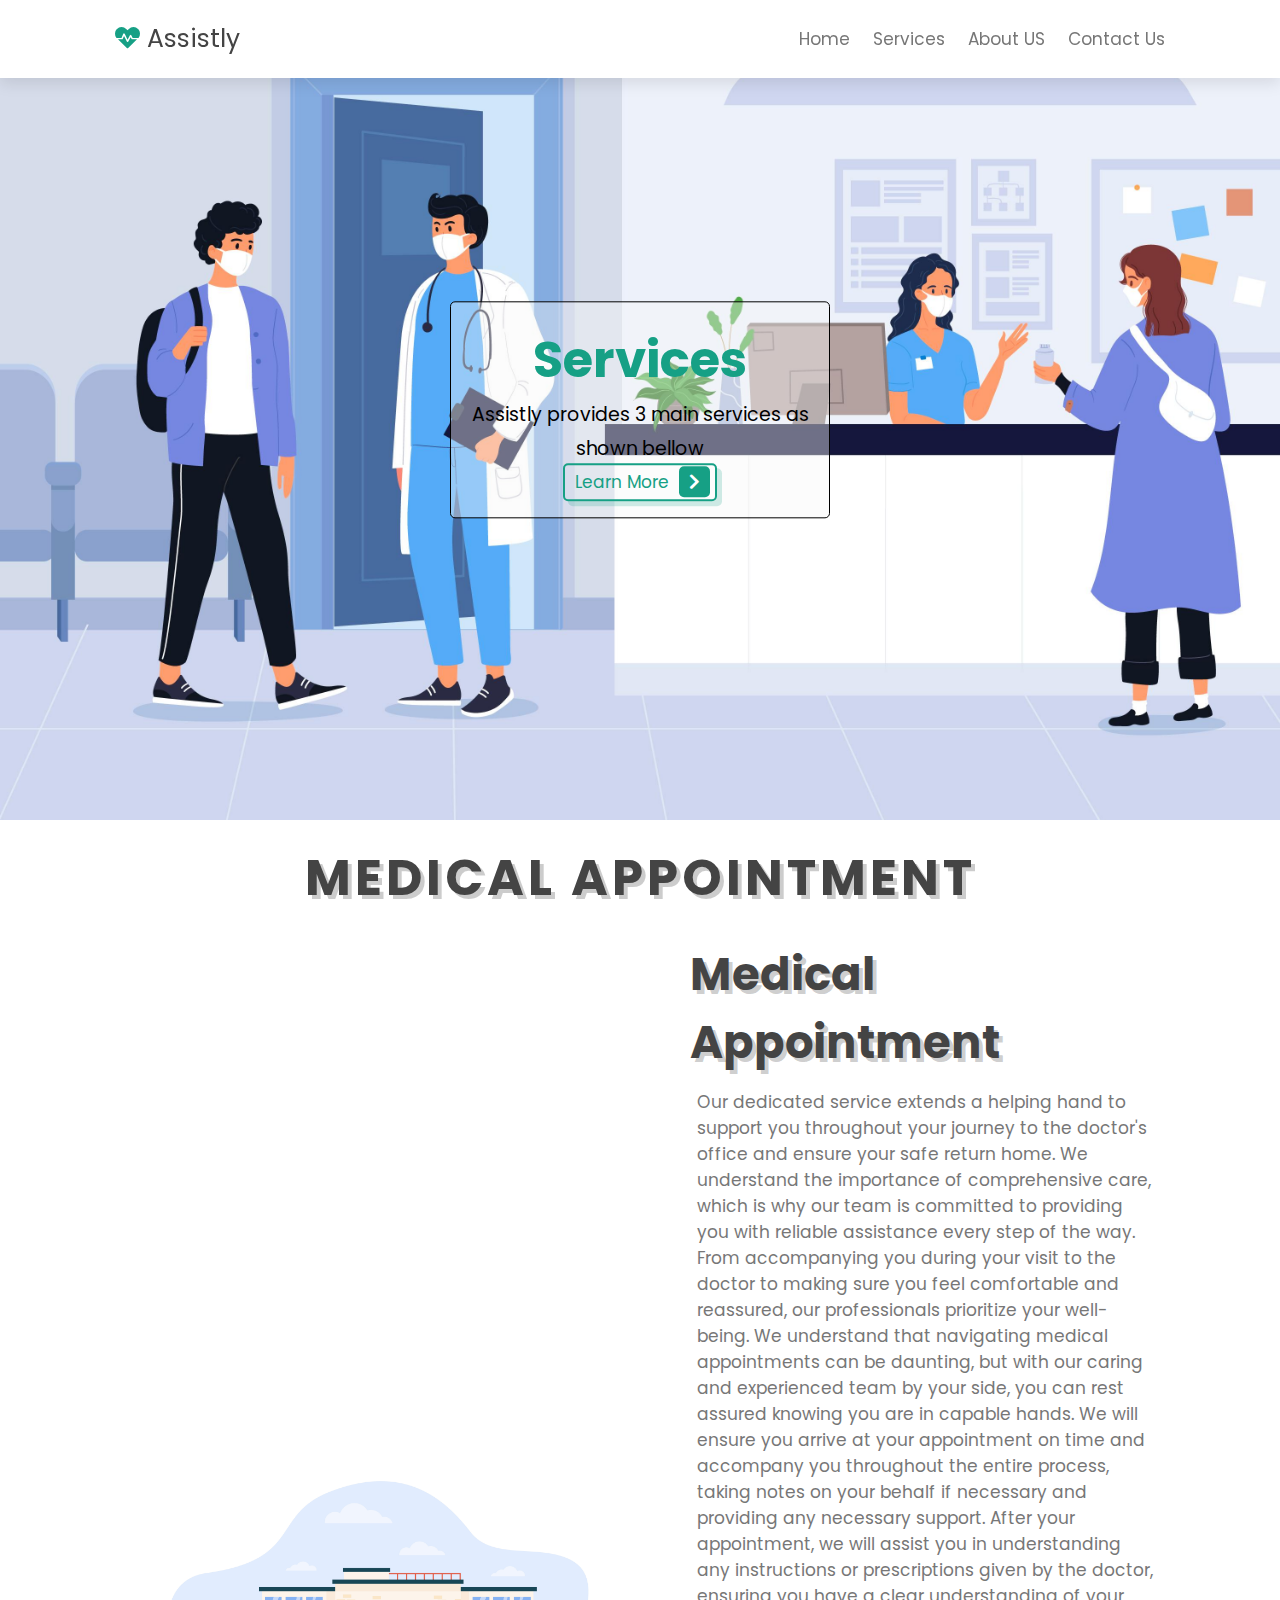
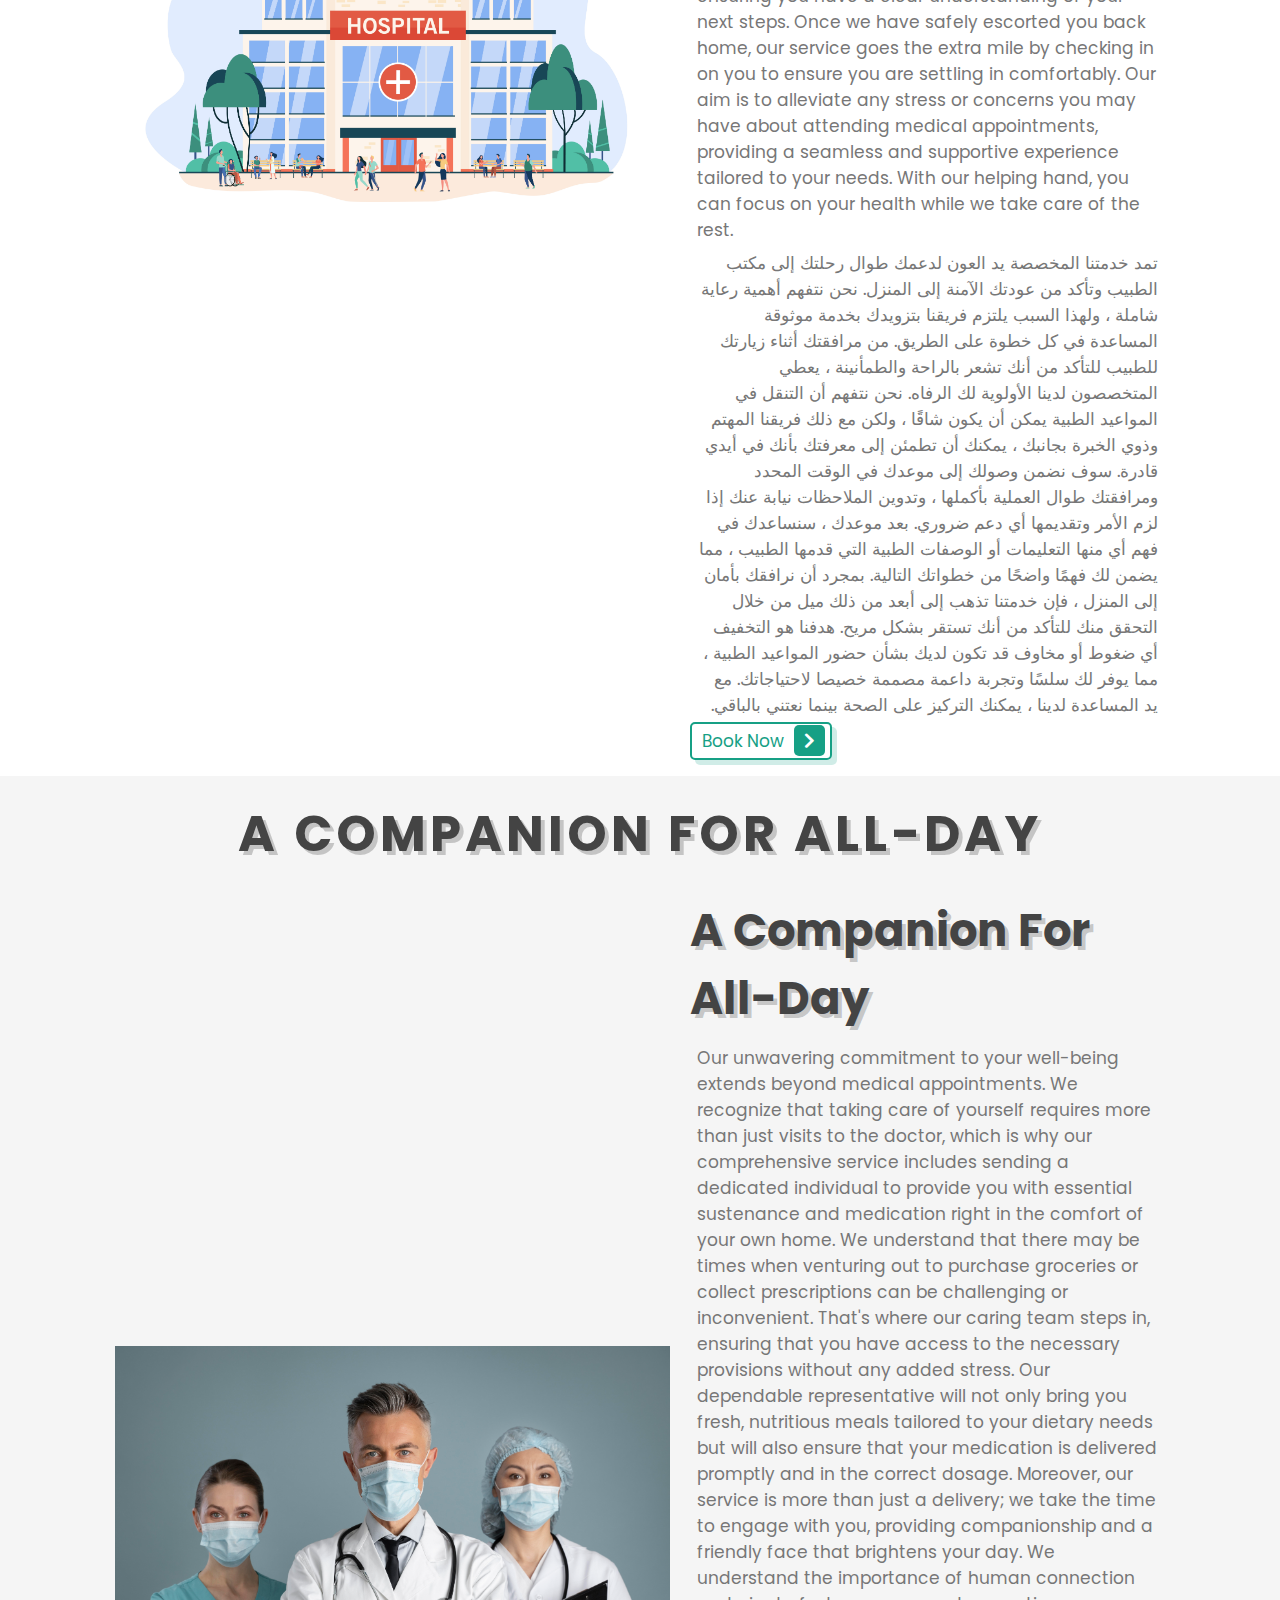
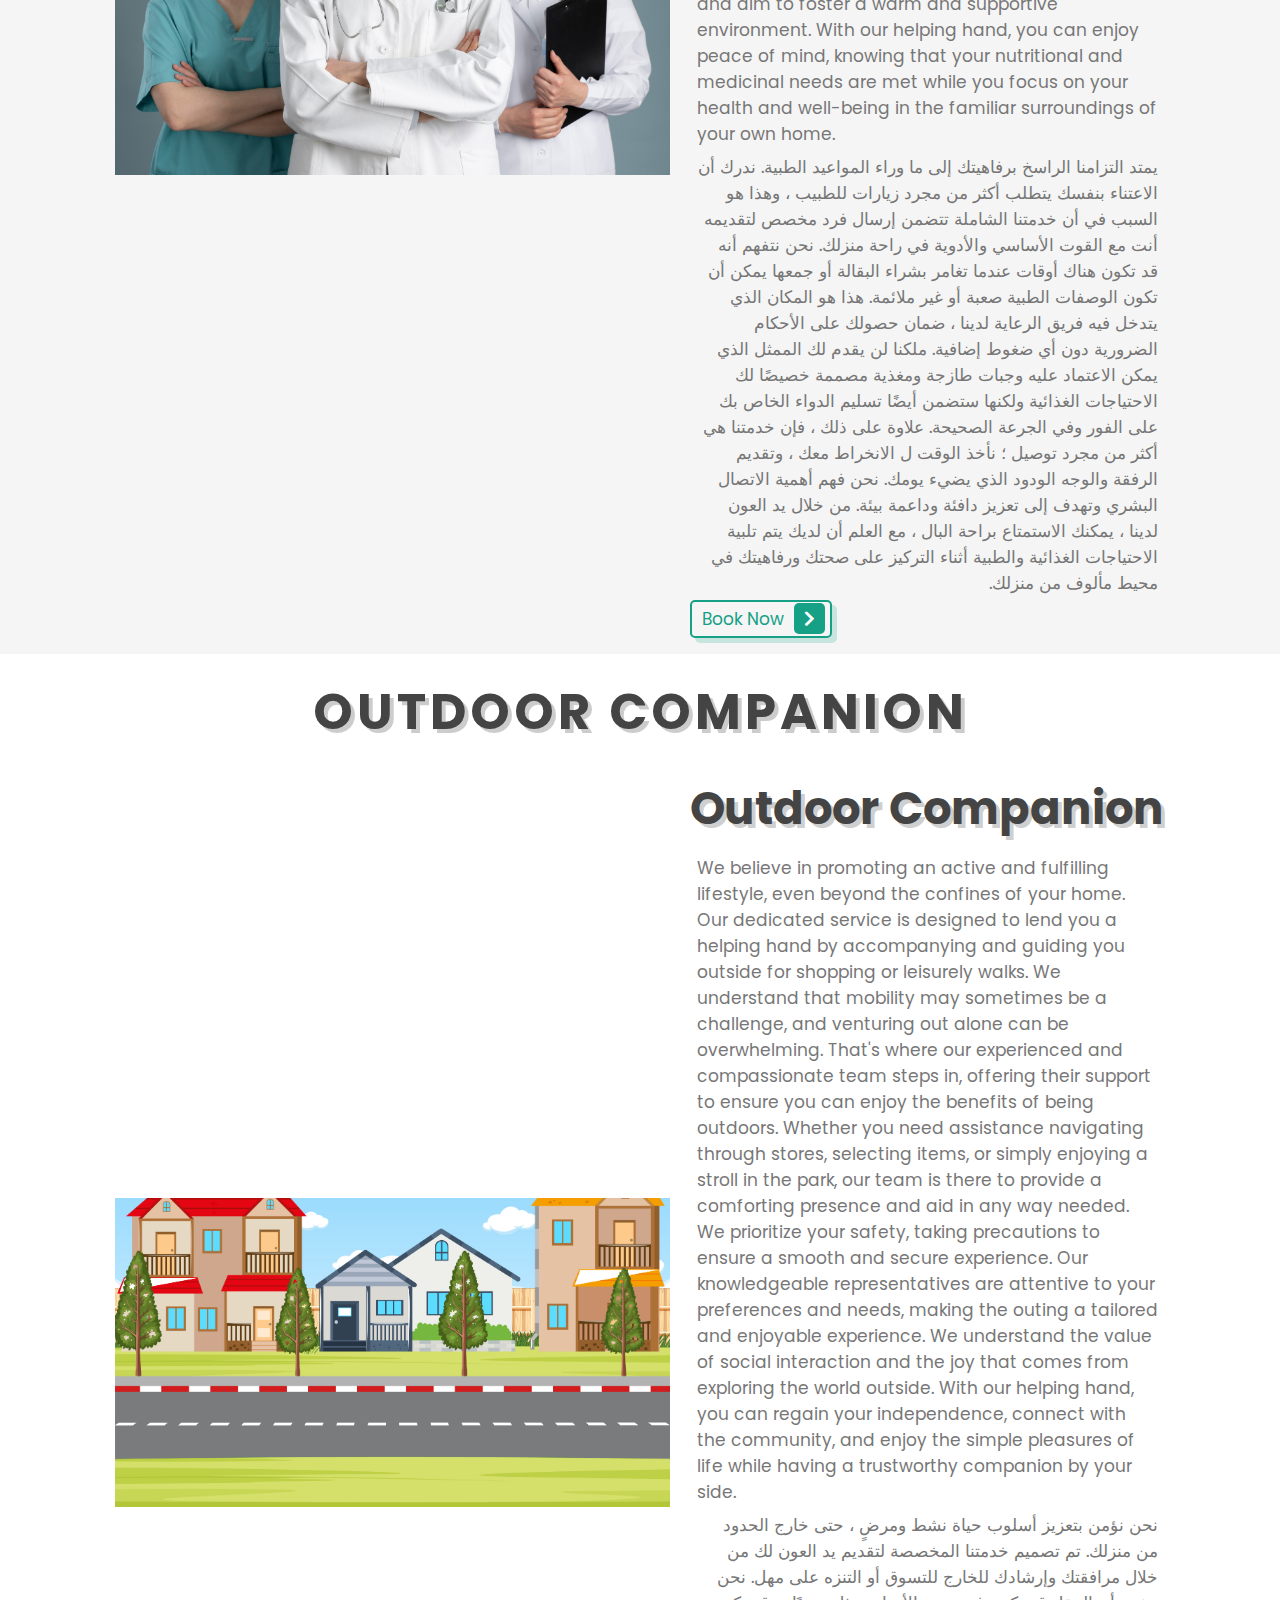
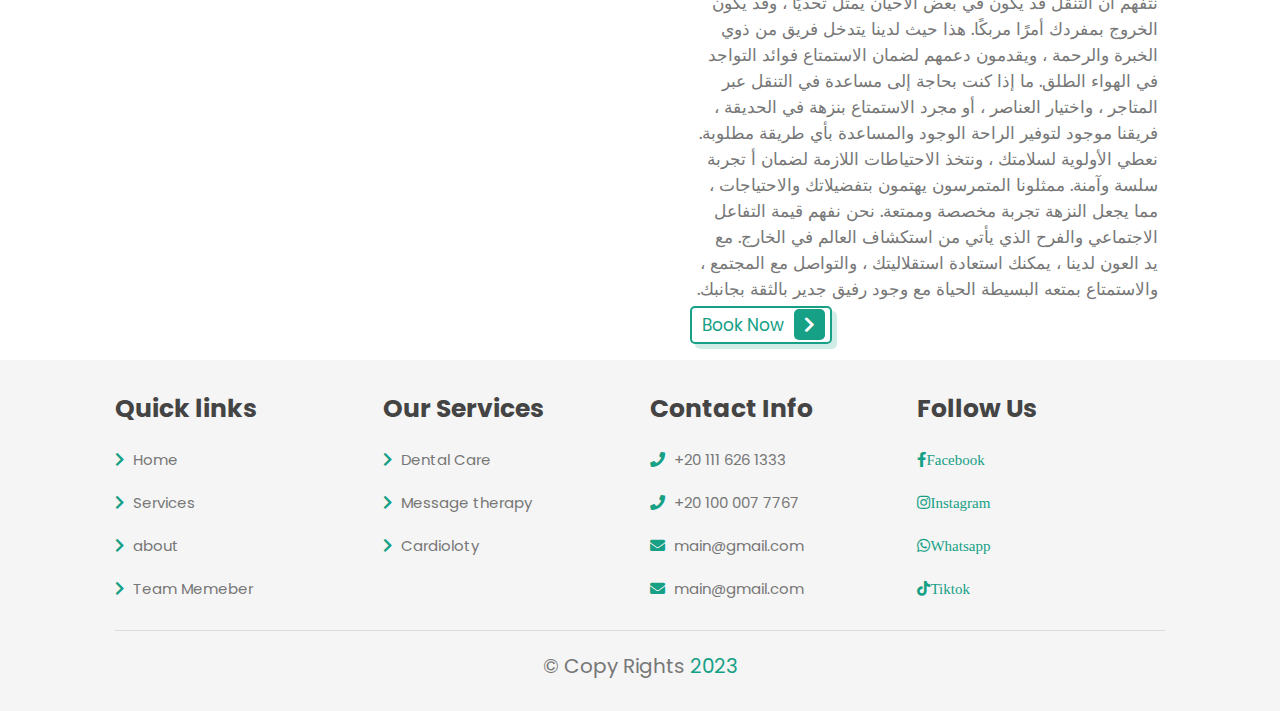
<file: pages/services.html>
<!DOCTYPE html>
<html lang="en">
<head>
    <meta charset="UTF-8">
    <meta name="viewport" content="width=device-width, initial-scale=1.0">
    <title>Assistly</title>
    <!-- links -->
    <link rel="icon" href="../images/logo.jpeg">
    <link rel="stylesheet" href="../css/style.css">
    <link rel="stylesheet" href="../css/service.css">
    <link rel="stylesheet" href="https://cdnjs.cloudflare.com/ajax/libs/font-awesome/5.15.4/css/all.min.css" integrity="sha512-1ycn6IcaQQ40/MKBW2W4Rhis/DbILU74C1vSrLJxCq57o941Ym01SwNsOMqvEBFlcgUa6xLiPY/NS5R+E6ztJQ==" crossorigin="anonymous" referrerpolicy="no-referrer" />
    <script src="../js/script.js" defer></script>
</head>
<body>
    <!-- header -->
    <header class="header">
        <a href="#medical" class="logo">
            <i class="fas fa-heartbeat"></i>
            Assistly
        </a>
        <nav class="navbar">
            <a href="index.html">Home</a>
            <a href="pages/services.html">Services</a>
            <a href="pages/about.html">About US</a>
<!--             <a href="pages/team.html">Team Members</a> -->
            <a href="pages/contact.html">Contact Us</a>
        </nav>
        <div id="menu-btn" class="fas fa-bars"></div>
    </header>
    <!-- landing section -->
    <div class="landing">
        <div class="intro-text">
            <h1><a href="#">Services</a></h1>
            <p>Assistly provides 3 main services as shown bellow</p>
            <a href="#medical" class="btn">
                Learn More
                <span class="fas fa-chevron-right"></span>
            </a>
        </div>	
    </div>
    <!-- medical section -->
    <section class="medical" id="medical">
        <h1 class="heading">Medical <span>Appointment</span></h1>
        <div class="box">
            <div class="image">
                <img src="../images/medical.jpg" alt="mecical section" draggable="false">
            </div>
            <div class="text">
                <h2>Medical Appointment</h2>
                <p>
                    Our dedicated service extends a helping hand to support you throughout your journey to
                    the doctor's office and ensure your safe return home. We understand the importance of
                    comprehensive care, which is why our team is committed to providing you with reliable
                    assistance every step of the way. From accompanying you during your visit to the doctor
                    to making sure you feel comfortable and reassured, our professionals prioritize your
                    well-being. We understand that navigating medical appointments can be daunting, but with 
                    our caring and experienced team by your side, you can rest assured knowing you are in 
                    capable hands. We will ensure you arrive at your appointment on time and accompany you 
                    throughout the entire process, taking notes on your behalf if necessary and providing 
                    any necessary support. After your appointment, we will assist you in understanding any 
                    instructions or prescriptions given by the doctor, ensuring you have a clear understanding 
                    of your next steps. Once we have safely escorted you back home, our service goes the extra 
                    mile by checking in on you to ensure you are settling in comfortably. Our aim is to alleviate 
                    any stress or concerns you may have about attending medical appointments, providing a seamless 
                    and supportive experience tailored to your needs. With our helping hand, you can focus on your 
                    health while we take care of the rest.
                </p>
                <p lang="ar" dir="rtl">
                    تمد خدمتنا المخصصة يد العون لدعمك طوال رحلتك إلى
                    مكتب الطبيب وتأكد من عودتك الآمنة إلى المنزل. نحن نتفهم أهمية
                    رعاية شاملة ، ولهذا السبب يلتزم فريقنا بتزويدك بخدمة موثوقة
                    المساعدة في كل خطوة على الطريق. من مرافقتك أثناء زيارتك للطبيب
                    للتأكد من أنك تشعر بالراحة والطمأنينة ، يعطي المتخصصون لدينا الأولوية لك
                    الرفاه. نحن نتفهم أن التنقل في المواعيد الطبية يمكن أن يكون شاقًا ، ولكن مع ذلك
                    فريقنا المهتم وذوي الخبرة بجانبك ، يمكنك أن تطمئن إلى معرفتك بأنك في
                    أيدي قادرة. سوف نضمن وصولك إلى موعدك في الوقت المحدد ومرافقتك
                    طوال العملية بأكملها ، وتدوين الملاحظات نيابة عنك إذا لزم الأمر وتقديمها
                    أي دعم ضروري. بعد موعدك ، سنساعدك في فهم أي منها
                    التعليمات أو الوصفات الطبية التي قدمها الطبيب ، مما يضمن لك فهمًا واضحًا
                    من خطواتك التالية. بمجرد أن نرافقك بأمان إلى المنزل ، فإن خدمتنا تذهب إلى أبعد من ذلك
                    ميل من خلال التحقق منك للتأكد من أنك تستقر بشكل مريح. هدفنا هو التخفيف
                    أي ضغوط أو مخاوف قد تكون لديك بشأن حضور المواعيد الطبية ، مما يوفر لك سلسًا
                    وتجربة داعمة مصممة خصيصا لاحتياجاتك. مع يد المساعدة لدينا ، يمكنك التركيز على
                    الصحة بينما نعتني بالباقي.
                </p>
                <a href="choice.html" class="btn">
                    Book Now
                    <span class="fas fa-chevron-right"></span>
                </a>
            </div>
        </div>
    </section>
    <!-- companion section -->
    <section class="Companion" id="Companion">
        <h1 class="heading">A Companion <span>For All-Day</span></h1>
        <div class="box">
            <div class="image">
                <img src="../images/compain.jpg" alt="campain" draggable="false">
            </div>
            <div class="text">
                <h2>A Companion For All-Day</h2>
                <p>
                    Our unwavering commitment to your well-being extends beyond medical appointments.
                    We recognize that taking care of yourself requires more than just visits to the doctor, 
                    which is why our comprehensive service includes sending a dedicated individual to provide 
                    you with essential sustenance and medication right in the comfort of your own home. 
                    We understand that there may be times when venturing out to purchase groceries or collect 
                    prescriptions can be challenging or inconvenient. That's where our caring team steps in, 
                    ensuring that you have access to the necessary provisions without any added stress. Our 
                    dependable representative will not only bring you fresh, nutritious meals tailored to your 
                    dietary needs but will also ensure that your medication is delivered promptly and in the 
                    correct dosage. Moreover, our service is more than just a delivery; we take the time to 
                    engage with you, providing companionship and a friendly face that brightens your day. We 
                    understand the importance of human connection and aim to foster a warm and supportive 
                    environment. With our helping hand, you can enjoy peace of mind, knowing that your 
                    nutritional and medicinal needs are met while you focus on your health and well-being 
                    in the familiar surroundings of your own home.
                </p>
                <p lang="ar" dir="rtl">
                    يمتد التزامنا الراسخ برفاهيتك إلى ما وراء المواعيد الطبية.
                    ندرك أن الاعتناء بنفسك يتطلب أكثر من مجرد زيارات للطبيب ،
                    وهذا هو السبب في أن خدمتنا الشاملة تتضمن إرسال فرد مخصص لتقديمه
                    أنت مع القوت الأساسي والأدوية في راحة منزلك.
                    نحن نتفهم أنه قد تكون هناك أوقات عندما تغامر بشراء البقالة أو جمعها
                    يمكن أن تكون الوصفات الطبية صعبة أو غير ملائمة. هذا هو المكان الذي يتدخل فيه فريق الرعاية لدينا ،
                    ضمان حصولك على الأحكام الضرورية دون أي ضغوط إضافية. ملكنا
                    لن يقدم لك الممثل الذي يمكن الاعتماد عليه وجبات طازجة ومغذية مصممة خصيصًا لك
                    الاحتياجات الغذائية ولكنها ستضمن أيضًا تسليم الدواء الخاص بك على الفور وفي
                    الجرعة الصحيحة. علاوة على ذلك ، فإن خدمتنا هي أكثر من مجرد توصيل ؛ نأخذ الوقت ل
                    الانخراط معك ، وتقديم الرفقة والوجه الودود الذي يضيء يومك. نحن
                    فهم أهمية الاتصال البشري وتهدف إلى تعزيز دافئة وداعمة
                    بيئة. من خلال يد العون لدينا ، يمكنك الاستمتاع براحة البال ، مع العلم أن لديك
                    يتم تلبية الاحتياجات الغذائية والطبية أثناء التركيز على صحتك ورفاهيتك
                    في محيط مألوف من منزلك.
                </p>
                <a href="choice.html" class="btn">
                    Book Now
                    <span class="fas fa-chevron-right"></span>
                </a>
            </div>
        </div>
    </section>
    <!-- Outdoor section -->
    <section class="outdoor" id="outdoor">
        <h1 class="heading">Outdoor <span>Companion</span></h1>
        <div class="box">
            <div class="image">
                <img src="../images/outdoor.jpg" alt="outdoor" draggable="false">
            </div>
            <div class="text">
                <h2>Outdoor Companion</h2>
                <p>
                    We believe in promoting an active and fulfilling lifestyle, even beyond the confines 
                    of your home. Our dedicated service is designed to lend you a helping hand by accompanying 
                    and guiding you outside for shopping or leisurely walks. We understand that mobility may 
                    sometimes be a challenge, and venturing out alone can be overwhelming. That's where our 
                    experienced and compassionate team steps in, offering their support to ensure you can enjoy 
                    the benefits of being outdoors. Whether you need assistance navigating through stores, selecting 
                    items, or simply enjoying a stroll in the park, our team is there to provide a comforting 
                    presence and aid in any way needed. We prioritize your safety, taking precautions to ensure a 
                    smooth and secure experience. Our knowledgeable representatives are attentive to your preferences 
                    and needs, making the outing a tailored and enjoyable experience. We understand the value of 
                    social interaction and the joy that comes from exploring the world outside. With our helping hand, 
                    you can regain your independence, connect with the community, and enjoy the simple pleasures of 
                    life while having a trustworthy companion by your side.
                </p>
                <p lang="ar" dir="rtl">
                    نحن نؤمن بتعزيز أسلوب حياة نشط ومرضٍ ، حتى خارج الحدود
                    من منزلك. تم تصميم خدمتنا المخصصة لتقديم يد العون لك من خلال مرافقتك
                    وإرشادك للخارج للتسوق أو التنزه على مهل. نحن نتفهم أن التنقل قد يكون
                    في بعض الأحيان يمثل تحديًا ، وقد يكون الخروج بمفردك أمرًا مربكًا. هذا حيث لدينا
                    يتدخل فريق من ذوي الخبرة والرحمة ، ويقدمون دعمهم لضمان الاستمتاع
                    فوائد التواجد في الهواء الطلق. ما إذا كنت بحاجة إلى مساعدة في التنقل عبر المتاجر ، واختيار
                    العناصر ، أو مجرد الاستمتاع بنزهة في الحديقة ، فريقنا موجود لتوفير الراحة
                    الوجود والمساعدة بأي طريقة مطلوبة. نعطي الأولوية لسلامتك ، ونتخذ الاحتياطات اللازمة لضمان أ
                    تجربة سلسة وآمنة. ممثلونا المتمرسون يهتمون بتفضيلاتك
                    والاحتياجات ، مما يجعل النزهة تجربة مخصصة وممتعة. نحن نفهم قيمة
                    التفاعل الاجتماعي والفرح الذي يأتي من استكشاف العالم في الخارج. مع يد العون لدينا ،
                    يمكنك استعادة استقلاليتك ، والتواصل مع المجتمع ، والاستمتاع بمتعه البسيطة
                    الحياة مع وجود رفيق جدير بالثقة بجانبك.
                </p>
                <a href="choice.html" class="btn">
                    Book Now
                    <span class="fas fa-chevron-right"></span>
                </a>
            </div>
        </div>
    </section>
    <!-- footer -->
    <section class="footer">
        <div class="box-container">
            <div class="box">
                <h3>Quick links</h3>
                <a href="index.html"><i class="fas fa-chevron-right"></i> Home </a>
                <a href="pages/services.html"><i class="fas fa-chevron-right"></i> Services </a>
                <a href="pages/about.html"><i class="fas fa-chevron-right"></i> about </a>
                <a href="pages/team.html"><i class="fas fa-chevron-right"></i> Team Memeber </a>
            </div>
            <div class="box">
                <h3>Our Services</h3>
                <a href="pages/services.html"><i class="fas fa-chevron-right"></i> Dental Care </a>
                <a href="pages/services.html"><i class="fas fa-chevron-right"></i> Message therapy </a>
                <a href="pages/services.html"><i class="fas fa-chevron-right"></i> Cardioloty </a>
            </div>
            <div class="box">
                <h3>Contact Info</h3>
                <a href="tel:+201116261333"><i class="fas fa-phone"></i> +20 111 626 1333 </a>
                <a href="tel:+201116261333"><i class="fas fa-phone"></i> +20 100 007 7767 </a>
                <a href="mailto:assistly2@gmail.com"><i class="fas fa-envelope"></i> main@gmail.com </a>
                <a href="mailto:muhammadmahmoudd22@gmail.com"><i class="fas fa-envelope"></i> main@gmail.com </a>
            </div>
            <div class="box">
                <h3>Follow Us</h3>
                <a href="https://www.facebook.com/profile.php?id=100093885867903&mibextid=ZbWKwL" target="_blank"><i class="fab fa-facebook-f">Facebook</i></a>
                <a href="https://instagram.com/assistly.eg?igshid=ZDc4ODBmNjlmNQ==" target="_blank"><i class="fab fa-instagram">Instagram</i></a>
                <a href="https://api.whatsapp.com/send?phone=100077767&text=Hello%20there!" target="_blank"><i class="fab fa-whatsapp">Whatsapp</i></a>
                <a href="https://www.tiktok.com/@assistly6?_t=8e2GT4RCPhe&_r=1" target="_blank"><i class="fab fa-tiktok">Tiktok</i></a>
            </div>
        </div>
        <div class="credit">© Copy Rights <span> 2023 </span></div>
    </section>
</body>
</html>
</file>
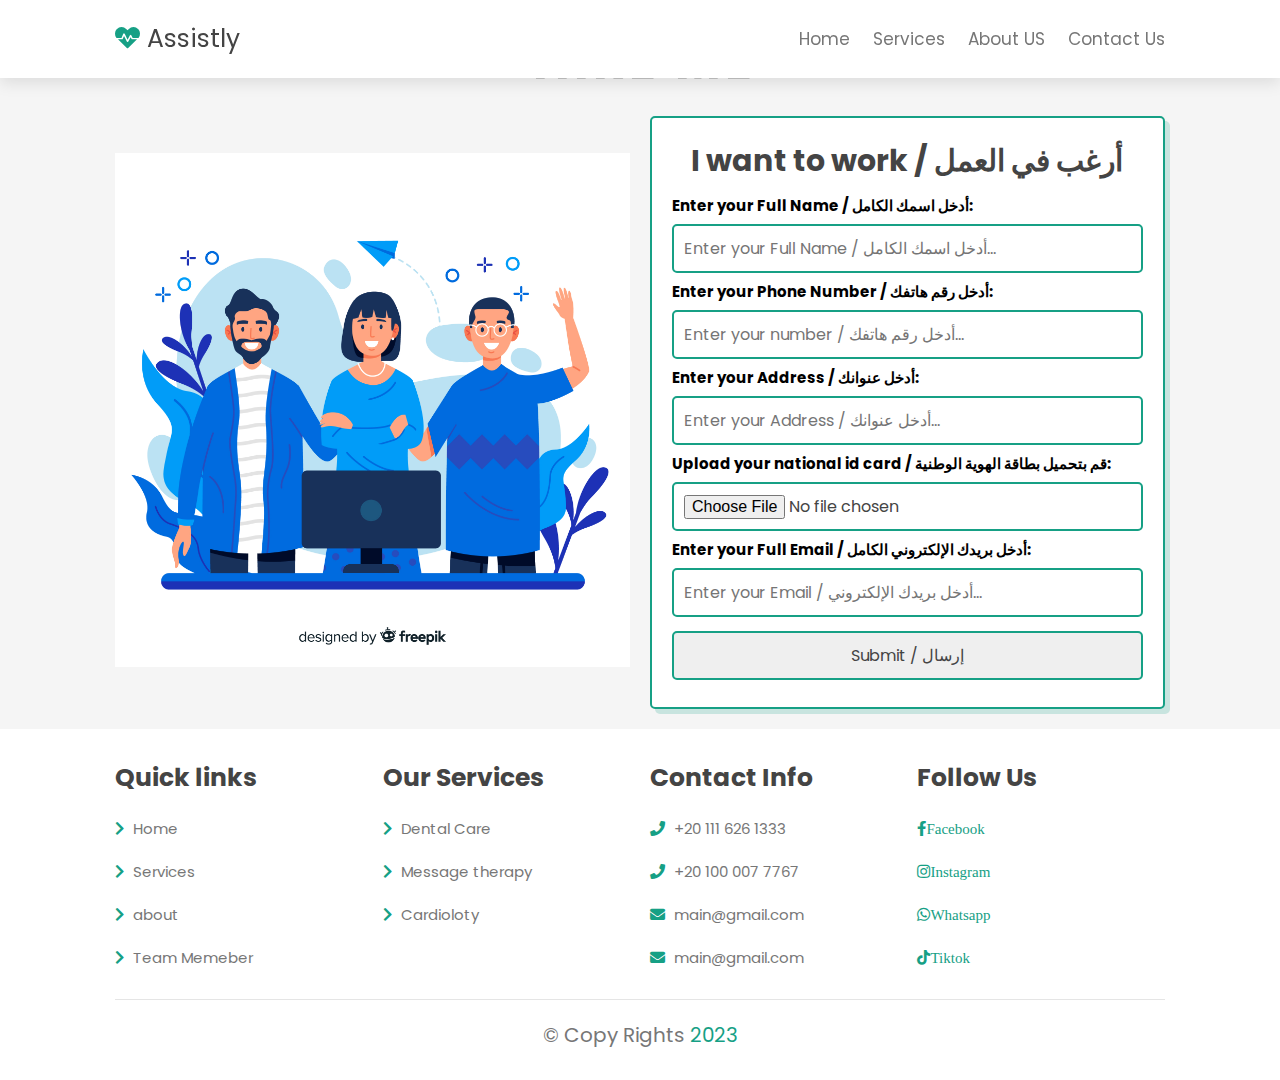
<file: pages/work.html>
<!DOCTYPE html>
<html lang="en">
<head>
    <meta charset="UTF-8">
    <meta name="viewport" content="width=device-width, initial-scale=1.0">
    <title>Assistly</title>
    <!-- links -->
    <link rel="icon" href="../images/logo.jpeg">
    <link rel="stylesheet" href="../css/style.css">
    <link rel="stylesheet" href="../css/book.css">
    <link rel="stylesheet" href="https://cdnjs.cloudflare.com/ajax/libs/font-awesome/5.15.4/css/all.min.css" integrity="sha512-1ycn6IcaQQ40/MKBW2W4Rhis/DbILU74C1vSrLJxCq57o941Ym01SwNsOMqvEBFlcgUa6xLiPY/NS5R+E6ztJQ==" crossorigin="anonymous" referrerpolicy="no-referrer" />
    <script src="../js/script.js" defer></script>
</head>
<body>
    <!-- header -->
    <header class="header">
        <a href="#medical" class="logo">
            <i class="fas fa-heartbeat"></i>
            Assistly
        </a>
        <nav class="navbar">
            <a href="index.html">Home</a>
            <a href="pages/services.html">Services</a>
            <a href="pages/about.html">About US</a>
<!--             <a href="pages/team.html">Team Members</a> -->
            <a href="pages/contact.html">Contact Us</a>
        </nav>
        <div id="menu-btn" class="fas fa-bars"></div>
    </header>
    <!-- book section -->
    <section class="book" id="book">
        <h1 class="heading"> <span>Hire</span> Me</h1>
        <div class="row">
            <div class="image">
                <img src="../images/work.jpg" alt="hire me">
            </div>
            <form action="">
                <h3>
                    I want to work / أرغب في العمل
                </h3>
                <h4>Enter your Full Name / أدخل اسمك الكامل:</h4>
                <input type="text" placeholder="Enter your Full Name / أدخل اسمك الكامل..." name="" id="" class="box">
                <h4>Enter your Phone Number / أدخل رقم هاتفك:</h4>
                <input type="number" placeholder="Enter your number / أدخل رقم هاتفك..." name="" id="" class="box">
                <h4>Enter your Address / أدخل عنوانك:</h4>
                <input type="text" placeholder="Enter your Address / أدخل عنوانك..." name="" id="" class="box">
                <h4>Upload your national id card / قم بتحميل بطاقة الهوية الوطنية:</h4>
                <input type="file" name="" id="" class="box">
                <h4>Enter your Full Email / أدخل بريدك الإلكتروني الكامل:</h4>
                <input type="Email" placeholder="Enter your Email / أدخل بريدك الإلكتروني..." name="" id="" class="box">
                <input type="submit" value="Submit / إرسال" name="" id="" class="box">
            </form>            
        </div>
    </section>
    <!-- footer -->
    <section class="footer">
        <div class="box-container">
            <div class="box">
                <h3>Quick links</h3>
                <a href="index.html"><i class="fas fa-chevron-right"></i> Home </a>
                <a href="services.html"><i class="fas fa-chevron-right"></i> Services </a>
                <a href="about.html"><i class="fas fa-chevron-right"></i> about </a>
                <a href="team.html"><i class="fas fa-chevron-right"></i> Team Memeber </a>
            </div>
            <div class="box">
                <h3>Our Services</h3>
                <a href="services.html"><i class="fas fa-chevron-right"></i> Dental Care </a>
                <a href="services.html"><i class="fas fa-chevron-right"></i> Message therapy </a>
                <a href="services.html"><i class="fas fa-chevron-right"></i> Cardioloty </a>
            </div>
            <div class="box">
                <h3>Contact Info</h3>
                <a href="tel:+201116261333"><i class="fas fa-phone"></i> +20 111 626 1333 </a>
                <a href="tel:+201116261333"><i class="fas fa-phone"></i> +20 100 007 7767 </a>
                <a href="mailto:assistly2@gmail.com"><i class="fas fa-envelope"></i> main@gmail.com </a>
                <a href="mailto:muhammadmahmoudd22@gmail.com"><i class="fas fa-envelope"></i> main@gmail.com </a>
            </div>
            <div class="box">
                <h3>Follow Us</h3>
                <a href="https://www.facebook.com/profile.php?id=100093885867903&mibextid=ZbWKwL" target="_blank"><i class="fab fa-facebook-f">Facebook</i></a>
                <a href="https://instagram.com/assistly.eg?igshid=ZDc4ODBmNjlmNQ==" target="_blank"><i class="fab fa-instagram">Instagram</i></a>
                <a href="https://api.whatsapp.com/send?phone=100077767&text=Hello%20there!" target="_blank"><i class="fab fa-whatsapp">Whatsapp</i></a>
                <a href="https://www.tiktok.com/@assistly6?_t=8e2GT4RCPhe&_r=1" target="_blank"><i class="fab fa-tiktok">Tiktok</i></a>
            </div>
        </div>
        <div class="credit">© Copy Rights <span> 2023 </span></div>
    </section>
</body>
</html>
</file>
<file: css/style.css>
@import url('https://fonts.googleapis.com/css2?family=Poppins:ital,wght@0,300;0,400;0,500;0,700;1,600&display=swap');

/* Global Variables */
:root{
    --green: #16a085;
    --black: #444;
    --light-color: #777;
    --box-shadow: .5rem .5rem 0 rgba(22, 160, 133, .2);
    --text-shadow: .4rem .4rem 0 rgba(0, 0, 0, .2);
    --border: .2rem solid var(--green);
}
*{
    font-family: 'Poppins', sans-serif;
    margin: 0;
    padding: 0;
    box-sizing: border-box;
    outline: none;
    border: none;
    transition: all .2s ease-out;
    text-decoration: none;
}
html{
    font-size: 62.5%;
    overflow-x: hidden;
    scroll-padding-top: 7rem;
    scroll-behavior: smooth;
}
section{
    padding: 2rem 9%;
}
section:nth-child(even){
    background-color: #f5f5f5;
}
.btn{
    margin-top: 1rem;
    padding: .5rem;
    padding-left: 1rem;
    border:var(--border);
    border-radius: .5rem;
    box-shadow: var(--box-shadow);
    color: var(--green);
    cursor: pointer;
    font-size: 1.7rem;
}
.btn span{
    padding: .7rem 1rem;
    border-radius: .5rem;
    background: var(--green);
    color: white;
    margin-left: .5rem;
}
.btn:hover{
    color: white;
    background-color: var(--green);
    margin-left: 1rem;
}
.btn:hover span{
    color: var(--green);
    background: white;
}
.heading{
    text-align: center;
    padding-bottom: 2rem;
    text-shadow: var(--text-shadow);
    text-transform: uppercase;
    color: var(--black);
    font-size: 5rem;
    letter-spacing: .4rem;
}
.heading .span{
    color: var(--green);
    text-transform: uppercase;
}
/* header */
.header{
    padding: 2rem 9%;
    position: fixed;
    top: 0;
    left: 0;
    right: 0;
    z-index: 1000;
    box-shadow: 0 .5rem 1.5rem rgba(0, 0, 0, .1);
    display: flex;
    align-items: center;
    justify-content: space-between;
    background: white;
}
.header .logo{
    font-size: 2.5rem;
    color: var(--black);
}
.header .logo i{
    color: var(--green);
}
.header .navbar a{
    font-size: 1.7rem;
    color: var(--light-color);
    margin-left: 2rem;
}
.header .navbar a:hover{
    color: var(--green);
    border-bottom: 1px solid var(--green);
}
#menu-btn{
    font-size: 2.5rem;
    border-radius: .5rem;
    background-color: #eee;
    color: var(--green);
    padding: 1rem 1.5rem;
    cursor: pointer;
    display: none;
}

/* home section */
.home{
    display: flex;
    align-items: center;
    flex-wrap: wrap;
    gap: 3.5rem;
    padding-top: 10rem;
}
.home .image{
    flex: 1 1 45rem;
}
.home .image img{
    width: 100%;
}
.home .content{
    flex: 1 1 45rem;
}
.home .content h3{
    font-size: 4.5rem;
    color: var(--black);
    line-height: 1.8;
    text-shadow: var(--box-shadow);
}
.home .content p{
    font-size: 1.7rem;
    color: var(--light-color);
    line-height: 1.8;
    padding: 1rem 0;
}
/* icon Section */
.icons-container{
    display: grid;
    gap: 2rem;
    grid-template-columns: repeat(auto-fit, minmax(20rem, 1fr));
    padding-top: 5rem;
    padding-bottom: 5rem;
}
.icons-container .icons{
    border: var(--border);
    box-shadow: var(--box-shadow);
    border-radius: .5rem;
    text-align: center;
    padding: 2.5rem;    
}
.icons-container .icons i{
    font-size: 4.5rem;
    color: var(--green);
    padding: .7rem;
}
.icons-container .icons h3{
    font-size: 4.5rem;
    color: var(--black);
    padding: .5rem 0;
    text-shadow: var(--text-shadow);
}
.icons-container .icons p{
    font-size: 1.7rem;
    color: var(--light-color);
}
/* services */
.services .box-container{
    display: grid;
    grid-template-columns: repeat(auto-fit, minmax(20rem, 1fr));
    gap: 2rem;
}
.services .box-container .box{
    background-color: white;
    border-radius: 0.5rem;
    box-shadow: var(--box-shadow);
    border: var(--border);
    padding: 2.5rem;
    display: flex;
    flex-direction: column;
    align-content: center;
    align-items: center;
    justify-content: center;
}
.services .box-container .box i{
    color: var(--green);
    font-size: 45px;
    padding-bottom: 10px;
}
/* about us */
.about .row{
    display: flex;
    align-items: center;
    flex-wrap: wrap;
    gap: 2rem;
}
.about .row .image{
    flex: 1 1 45rem;
}
.about .row .image img{
    width: 100%;
}
.about .row .content{
    flex: 1 1 45rem;
}
.about .row .content h3{
    color: var(--green);
    text-shadow: var(--text-shadow);
    font-size: 4rem;
    line-height: 1.8;
}
.about .row .content p{
    color: var(--light-color);
    padding: 1rem 0;
    font-size: 1.5rem;
    line-height: 1.8;
}
/* our team */
.team .box-container{
    display: grid;
    grid-template-columns: repeat(auto-fit, minmax(27rem, 1fr));
    gap: 2rem;
}
.team .box-container .box{
    text-align: center;
    /* background-color: white; */
    border-radius: .5rem;
    border: var(--border);
    padding: 2rem;
}
.team .box-container .box img{
    height: 20rem;
    border: var(--border);
    border-radius: .5rem;
    margin-top: 1rem;
    margin-bottom: 1rem;
}
.team .box-container .box h3{
    color: var(--black);
    font-size: 2.5rem;
}
.team .box-container .box span{
    color: var(--green);
    font-size: 1.5rem;
}
.team .box-container .box .share{
    padding-top: 2rem;
}
.team .box-container .box .share a{
    height: 5rem;
    width: 5rem;
    line-height: 4.5rem;
    font-size: 2rem;
    color: var(--green);
    border-radius: .5rem;
    border: var(--border);
    margin: .3rem;
}
.team .box-container .box .share a:hover{
    color: white;
    background-color: var(--green);
}
/* footer */
.footer .box-container{
    display: grid;
    grid-template-columns: repeat(auto-fit, minmax(20rem, 1fr));
    gap: 2rem;
}
.footer .box-container .box h3{
    font-size: 2.5rem;
    color: var(--black);
    padding: 1rem 0;
}
.footer .box-container .box a{
    display: block;
    font-size: 1.5rem;
    color: var(--light-color);
    padding: 1rem 0;
}
.footer .box-container .box a i{
    padding-right: .5rem;
    color: var(--green);
}
.footer .box-container .box a:hover i{
    padding-right: 2rem;
}
.footer .credit {
    padding: 1rem;
    padding-top: 2rem;
    margin-top: 2rem;
    text-align: center;
    font-size: 2rem;
    color: var(--light-color);
    border-top: .1rem solid rgba(0,0,0,.1);
}
.footer .credit span{
    color: var(--green);
}
/* media screens */
@media (max-width: 991px){
    html{
        font-size: 55%;
    }
    .header{
        padding: 2rem;
    }
    section{
        padding: 2rem;
    }
}

@media (max-width: 768px) {
    #menu-btn{
        display: initial;
    }
    .header .navbar{
        position: absolute;
        top: 115%;
        border-radius: 0.5rem;
        box-shadow: var(--box-shadow);
        width: 98%;
        left: 5px;
        right: 5px;
        border: var(--border);
        background: #fff;
        transform: scale(0);
        opacity: 0;
        transform-origin: top right;
        transition: none;
    }
    .header .navbar.active{
        transform: scale(1);
        opacity: 1;
        transition: .2s ease-out;
    }
    .header .navbar a{
        font-size: 2rem;
        display: block;
        margin: 2.5rem;
    }
}

@media (max-width: 450px) {
    html{
        font-size: 50%;
    }
}
</file>
<file: css/service.css>
/* landing section */
.landing{
    background-image: url(../images/service.jpg); /* error */
    background-size: cover;
    height: calc(100vh - 80px);
    position: relative;
    opacity: 150%;
}
.landing .intro-text{
    position: absolute;
    left: 50%;
    top: 50%;
    transform: translate(-50%, -50%);
    text-align: center;
    width: 380px;
    max-width: 100%;
    padding: 20px;
    border: 1px solid black;
    border-radius: 5px;
    background-color: rgba(248, 248, 248, 0.40);
}
.landing .intro-text h1{
    margin: 0;
    font-size: 50px;
    font-weight: bold;
}
.landing .intro-text h1 a{
    text-decoration: none;
    color: var(--green);
}
.landing .intro-text h1 a:hover{
    text-decoration: underline;
}
.landing .intro-text p{
    font-size: 19px;
    line-height: 1.8;
    width: 380px;
    max-width: 100%;
    color: black;
}
/* medical section */
.medical .box{
    display: flex;
    justify-content: space-around;
    align-items: center;
}
.medical .box .image{
    width: 70%;
}
.medical .box .image img{
    width: 100%;
}
.medical .box .text{
    width: 60%;
    margin-left: 20px;
}
.medical .box .text h2{
    font-size: 4.5rem;
    color: var(--black);
    padding: .5rem 0;
    text-shadow: var(--text-shadow);
}
.medical .box .text p{
    font-size: 1.7rem;
    color: var(--light-color);
    margin: 7px;
}
/* Companion section */
.Companion .box{
    display: flex;
    justify-content: space-around;
    align-items: center;
}
.Companion .box .image{
    width: 70%;
}
.Companion .box .image img{
    width: 100%;
}
.Companion .box .text{
    width: 60%;
    margin-left: 20px;
}
.Companion .box .text h2{
    font-size: 4.5rem;
    color: var(--black);
    padding: .5rem 0;
    text-shadow: var(--text-shadow);
}
.Companion .box .text p{
    font-size: 1.7rem;
    color: var(--light-color);
    margin: 7px;
}
/* outdoor section */
.outdoor .box{
    display: flex;
    justify-content: space-around;
    align-items: center;
}
.outdoor .box .image{
    width: 70%;
}
.outdoor .box .image img{
    width: 100%;
}
.outdoor .box .text{
    width: 60%;
    margin-left: 20px;
}
.outdoor .box .text h2{
    font-size: 4.5rem;
    color: var(--black);
    padding: .5rem 0;
    text-shadow: var(--text-shadow);
}
.outdoor .box .text p{
    font-size: 1.7rem;
    color: var(--light-color);
    margin: 7px;
}
/* media screens */
@media (max-width: 768px) {
    .medical .box{
        display: flex;
        justify-content: space-around;
        align-items: center;
        flex-direction: column;
        gap: 20px;
    }
    .medical .box .text{
        width: 90%;
    }
    .Companion .box{
        display: flex;
        justify-content: space-around;
        align-items: center;
        flex-direction: column;
        gap: 20px;
    }
    .Companion .box .text{
        width: 90%;
    }
    .outdoor .box{
        display: flex;
        justify-content: space-around;
        align-items: center;
        flex-direction: column;
        gap: 20px;
    }
    .outdoor .box .text{
        width: 90%;
    }
}
</file>
<file: css/book.css>
.book .row{
    display: flex;
    align-items: center;
    flex-wrap: wrap;
    gap: 2rem;
}
.book .row .image{
    flex: 1 1 45rem;
}
.book .row .image img{
    max-width: 100%;
}
.book .row form{
    flex: 1 1 45rem;
    background: #fff;
    border: var(--border);
    box-shadow: var(--box-shadow);
    text-align: center;
    padding: 2rem;
    border-radius: .5rem;
}
.book .row form h3{
    color: var(--black);
    padding-bottom: 1rem;
    font-size: 3rem;
}
.book .row form .box{
    width: 100%;
    margin: .7rem 0;
    border-radius: .5rem;
    border: var(--border);
    font-size: 1.6rem;
    color: var(--black);
    text-transform: none;
    padding: 1rem;
}
.book .row form .btn{
    padding: 1rem 3rem;
}
h4{
    text-align: start;
    font-size: 15px;
}
</file>
<file: css/choice.css>
.choice{
    display: flex;
    flex-direction: row;
    justify-content: center;
    align-items: center;
    margin-top: 220px;
}
.choice .box{
    display: flex;
    flex-direction: column;
    justify-content: center;
    align-items: center;
    margin: 40px;
    border: 1px solid #777;
    box-shadow: var(--box-shadow);
}
.choice .box a{
    color: var(--green);
    width: 250px;
    height: 250px;
    background-color: white;
    display: flex;
    align-items: center;
    justify-content: center;
    flex-direction: column;
}
.choice .box a:hover{
    color: white;
    background-color: var(--green);
}
.choice .box a > i{
    font-size: 40px;
    margin: 10px;
}
@media (max-width: 772px) {
    .choice{
        flex-direction: column;
        margin-top: 120px;
    }
    .choice .box{
        flex-direction: column;
    }
}
</file>
